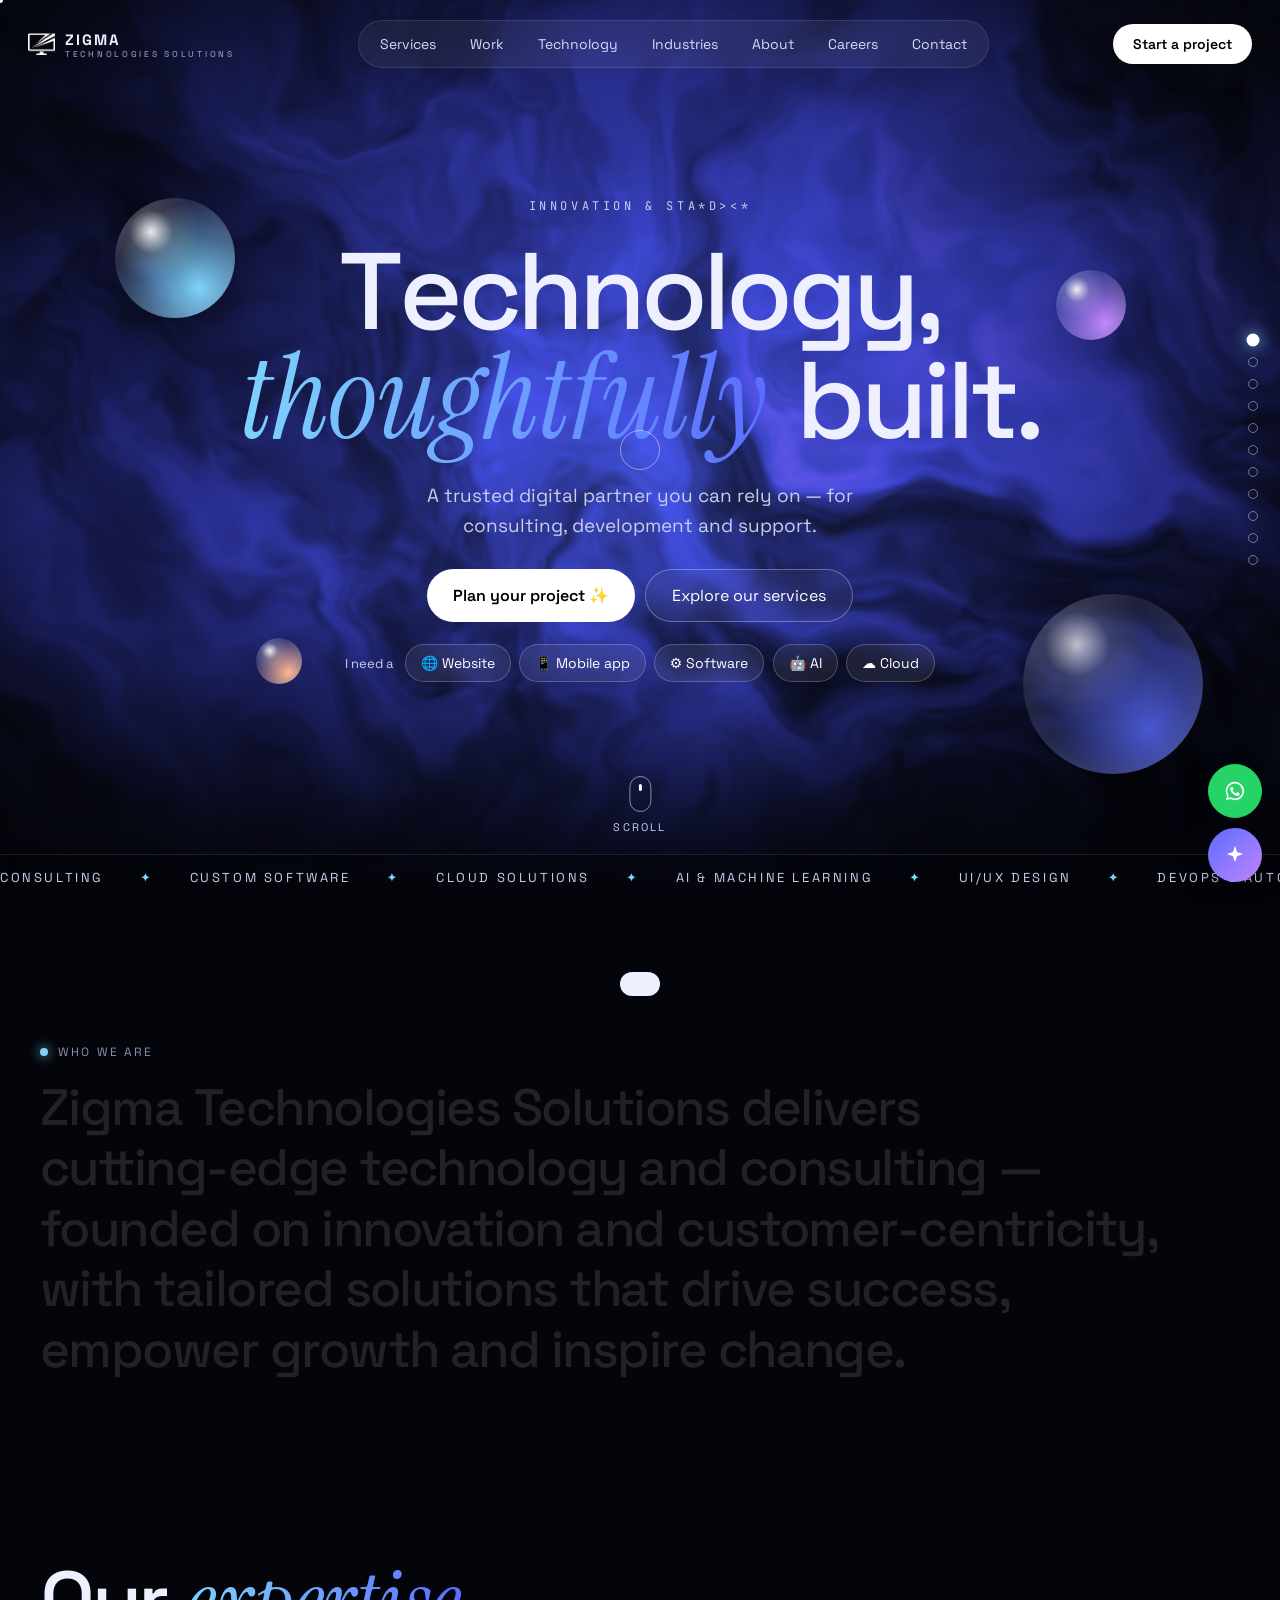
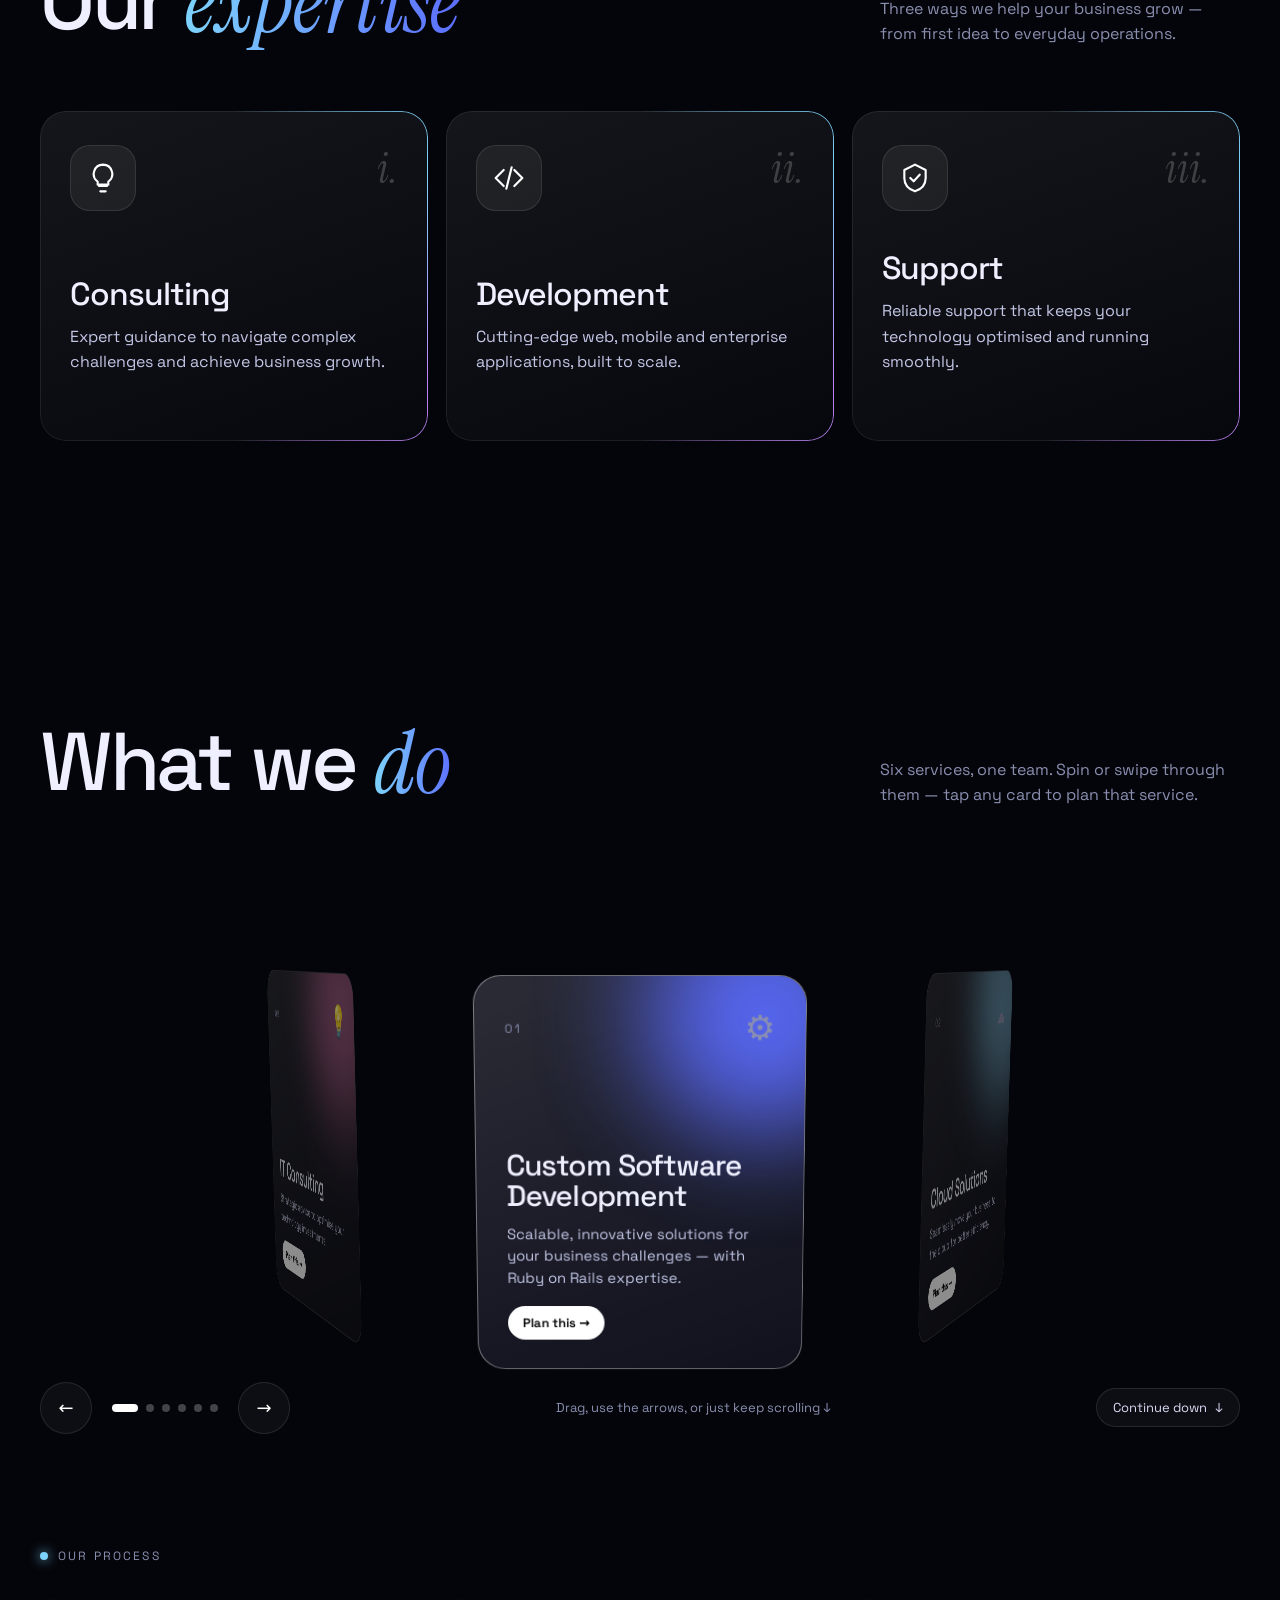
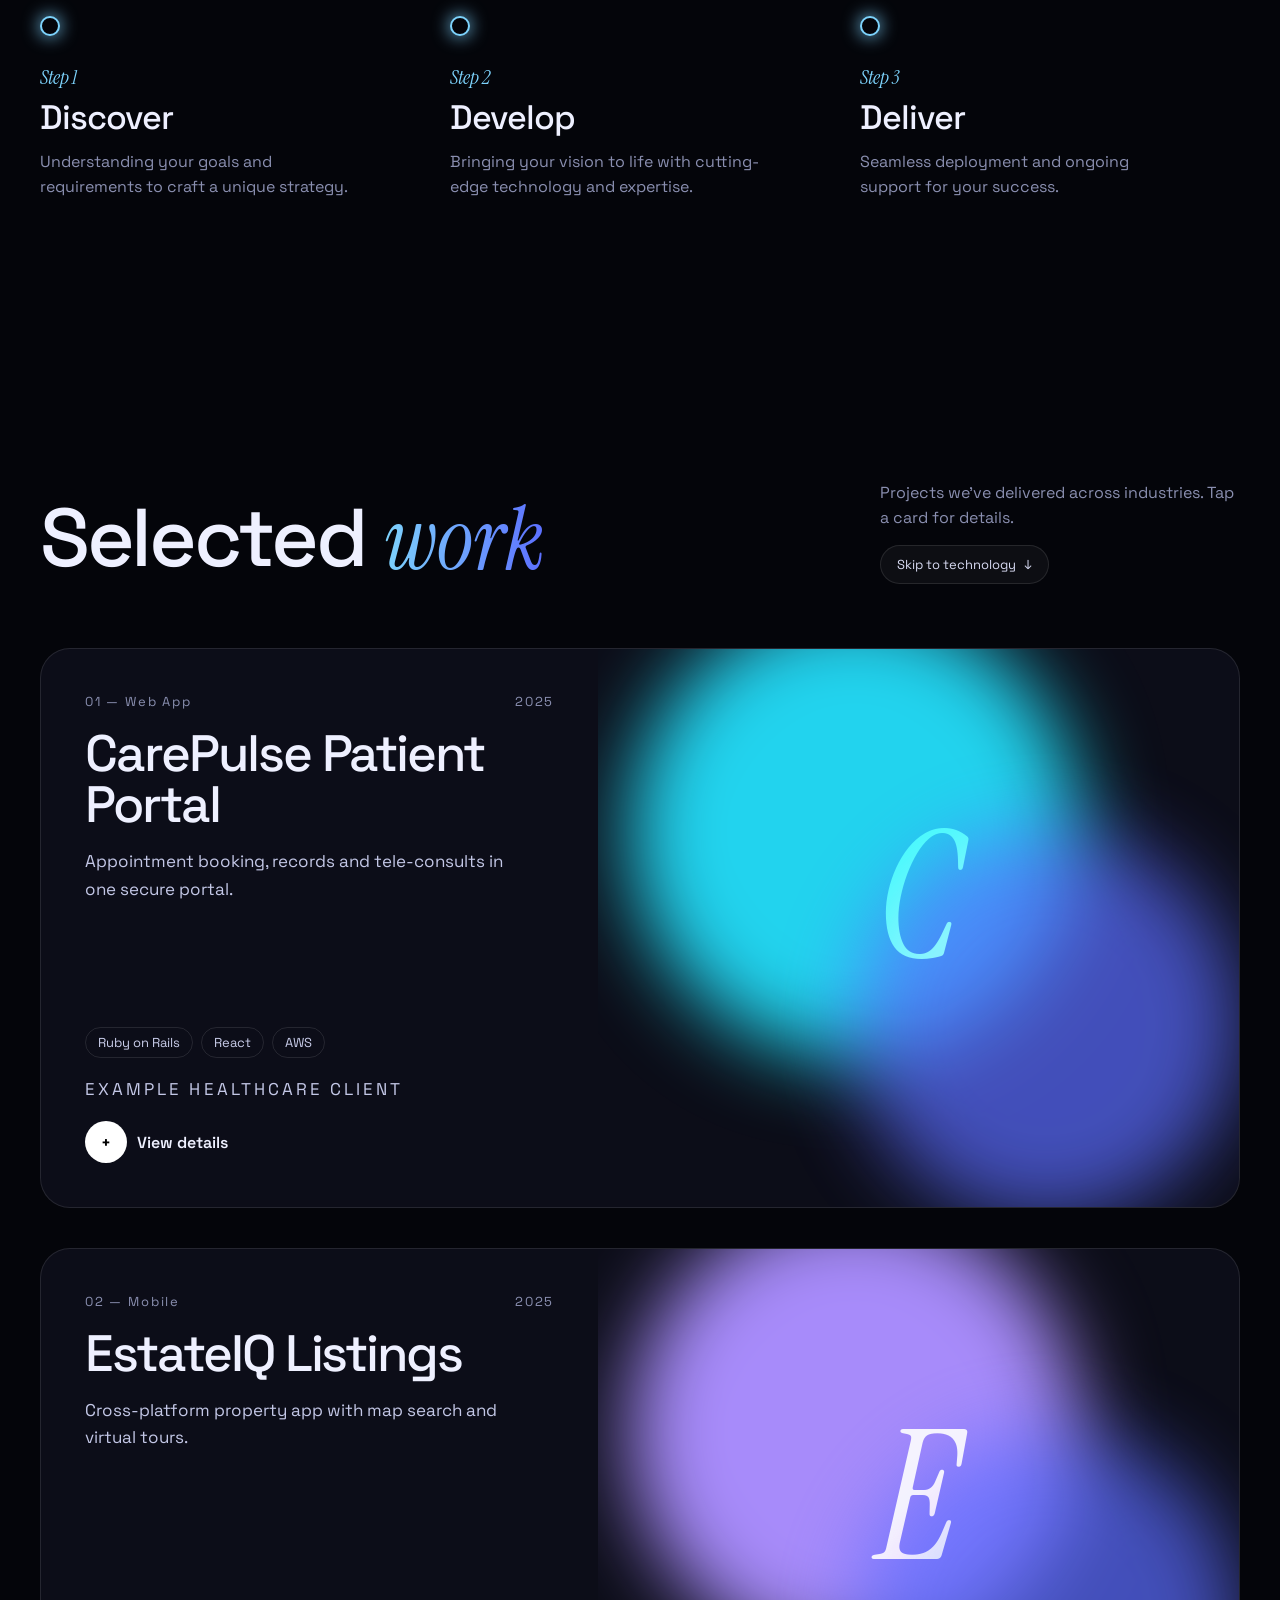
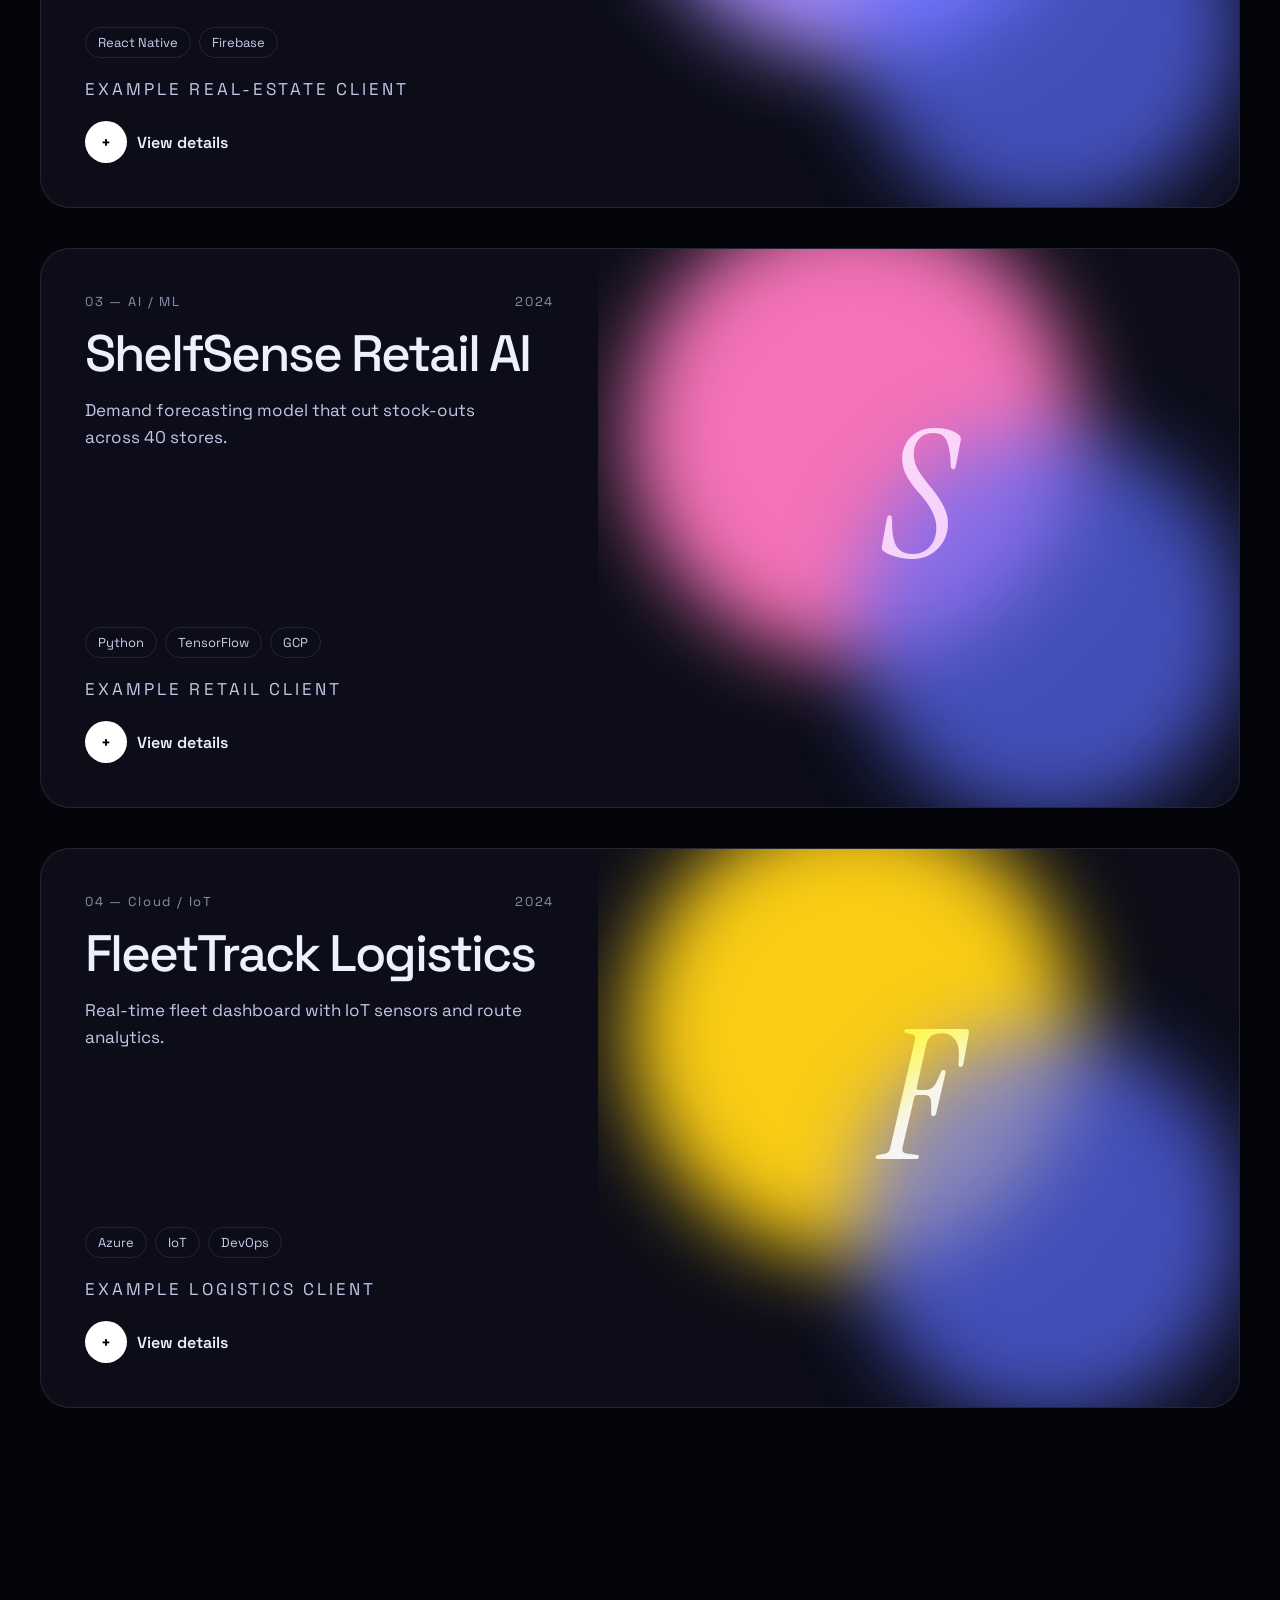
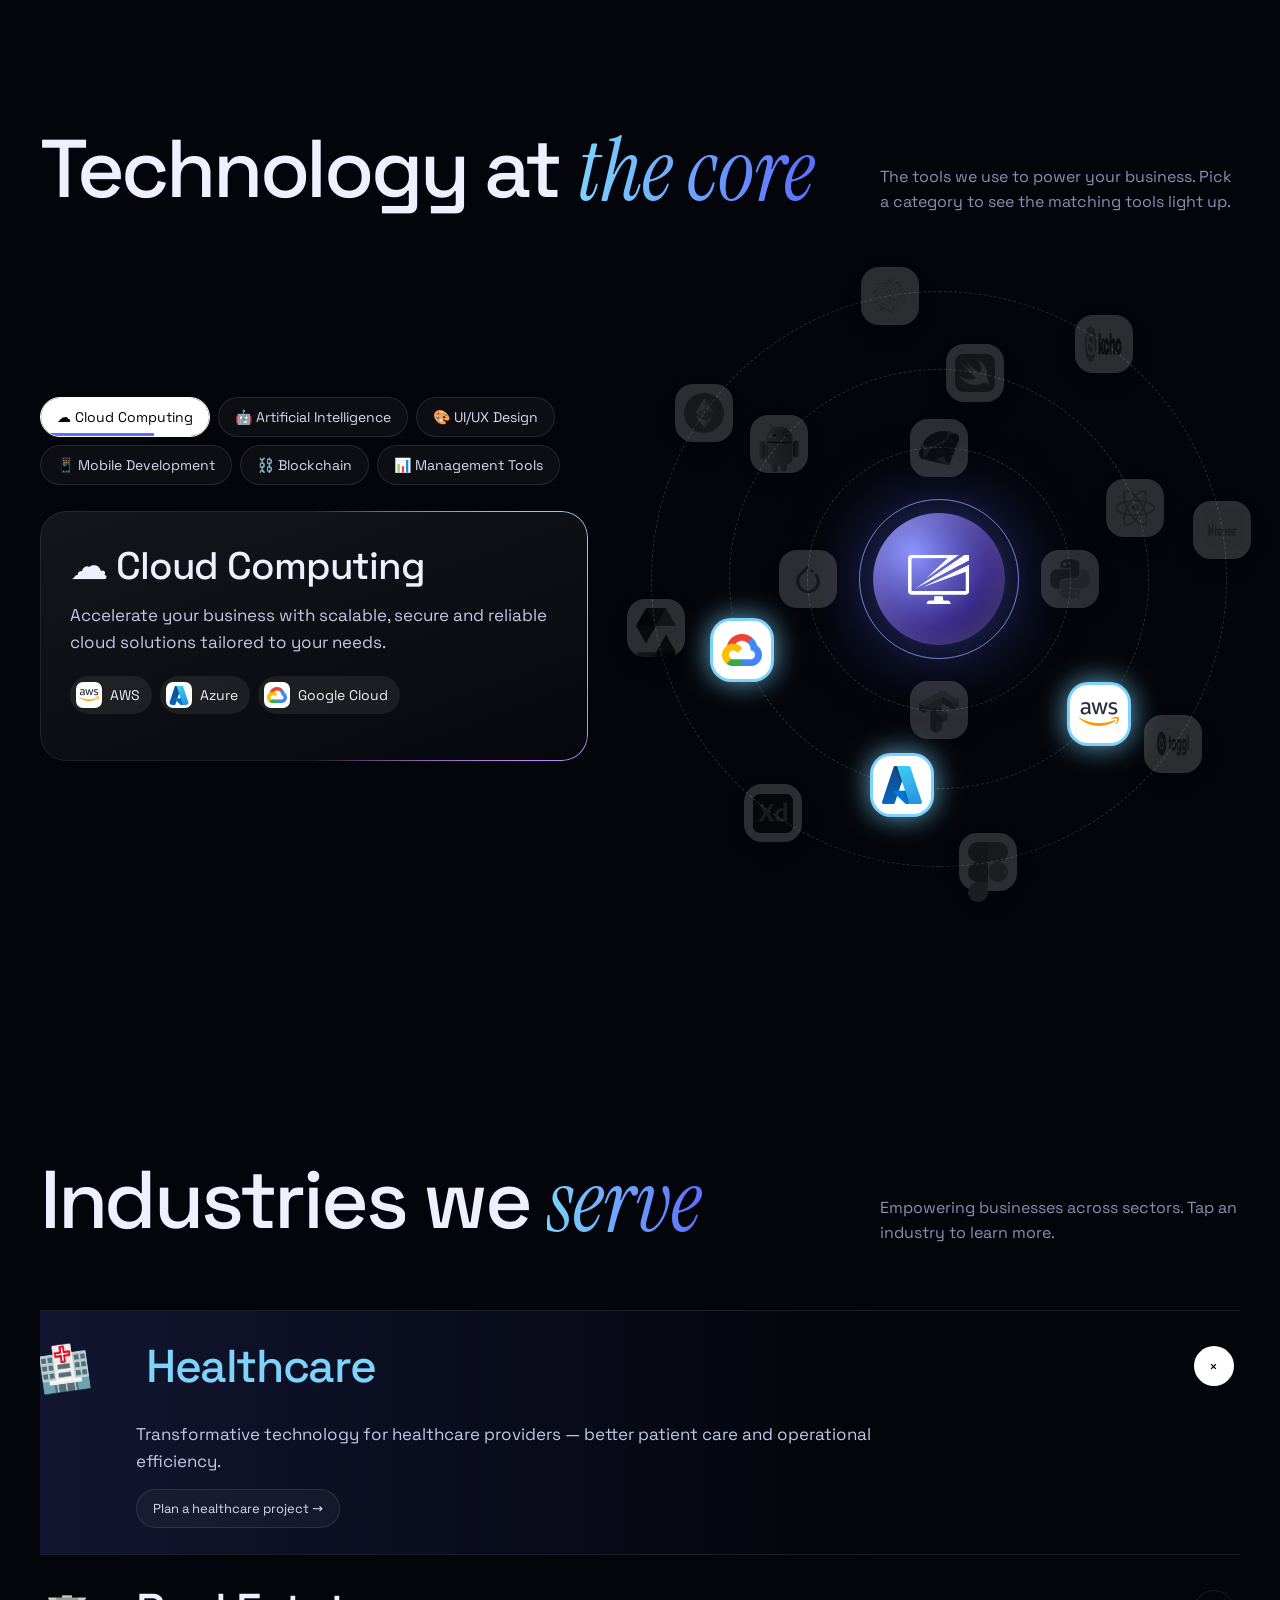
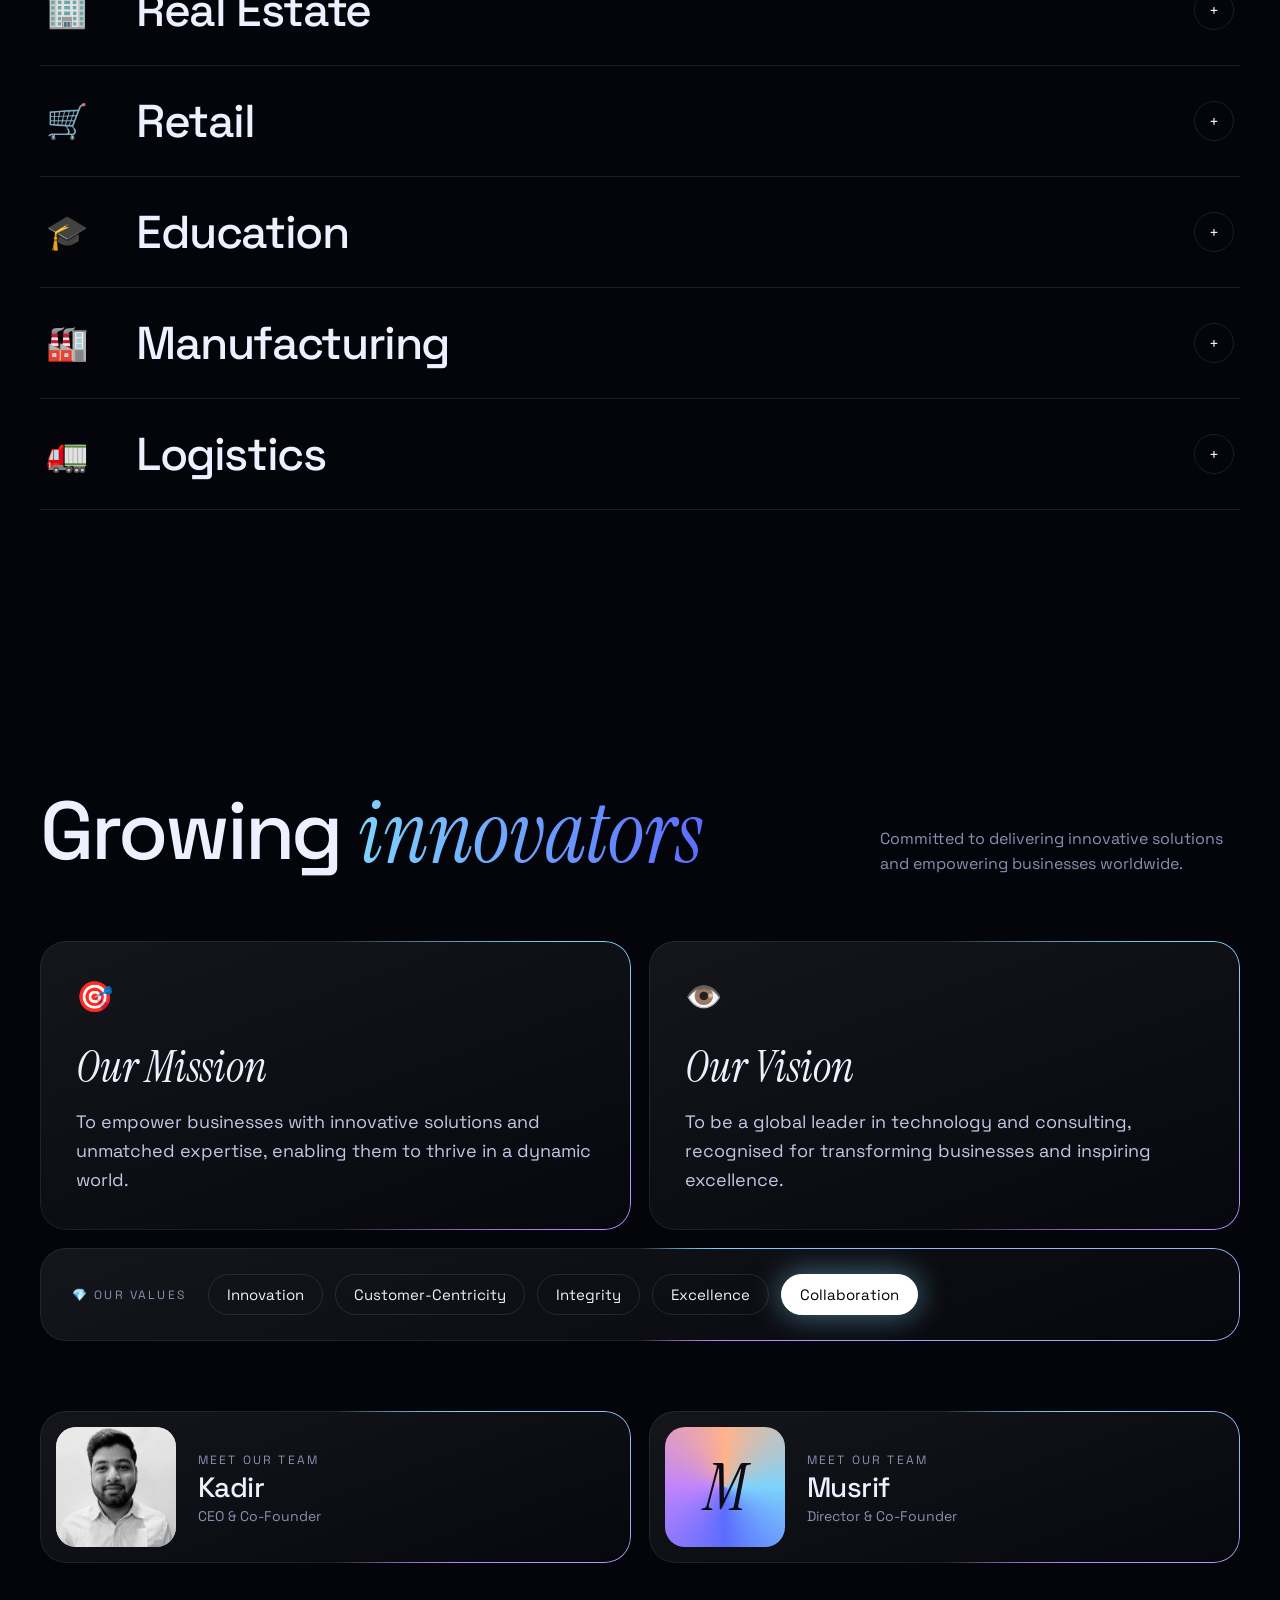
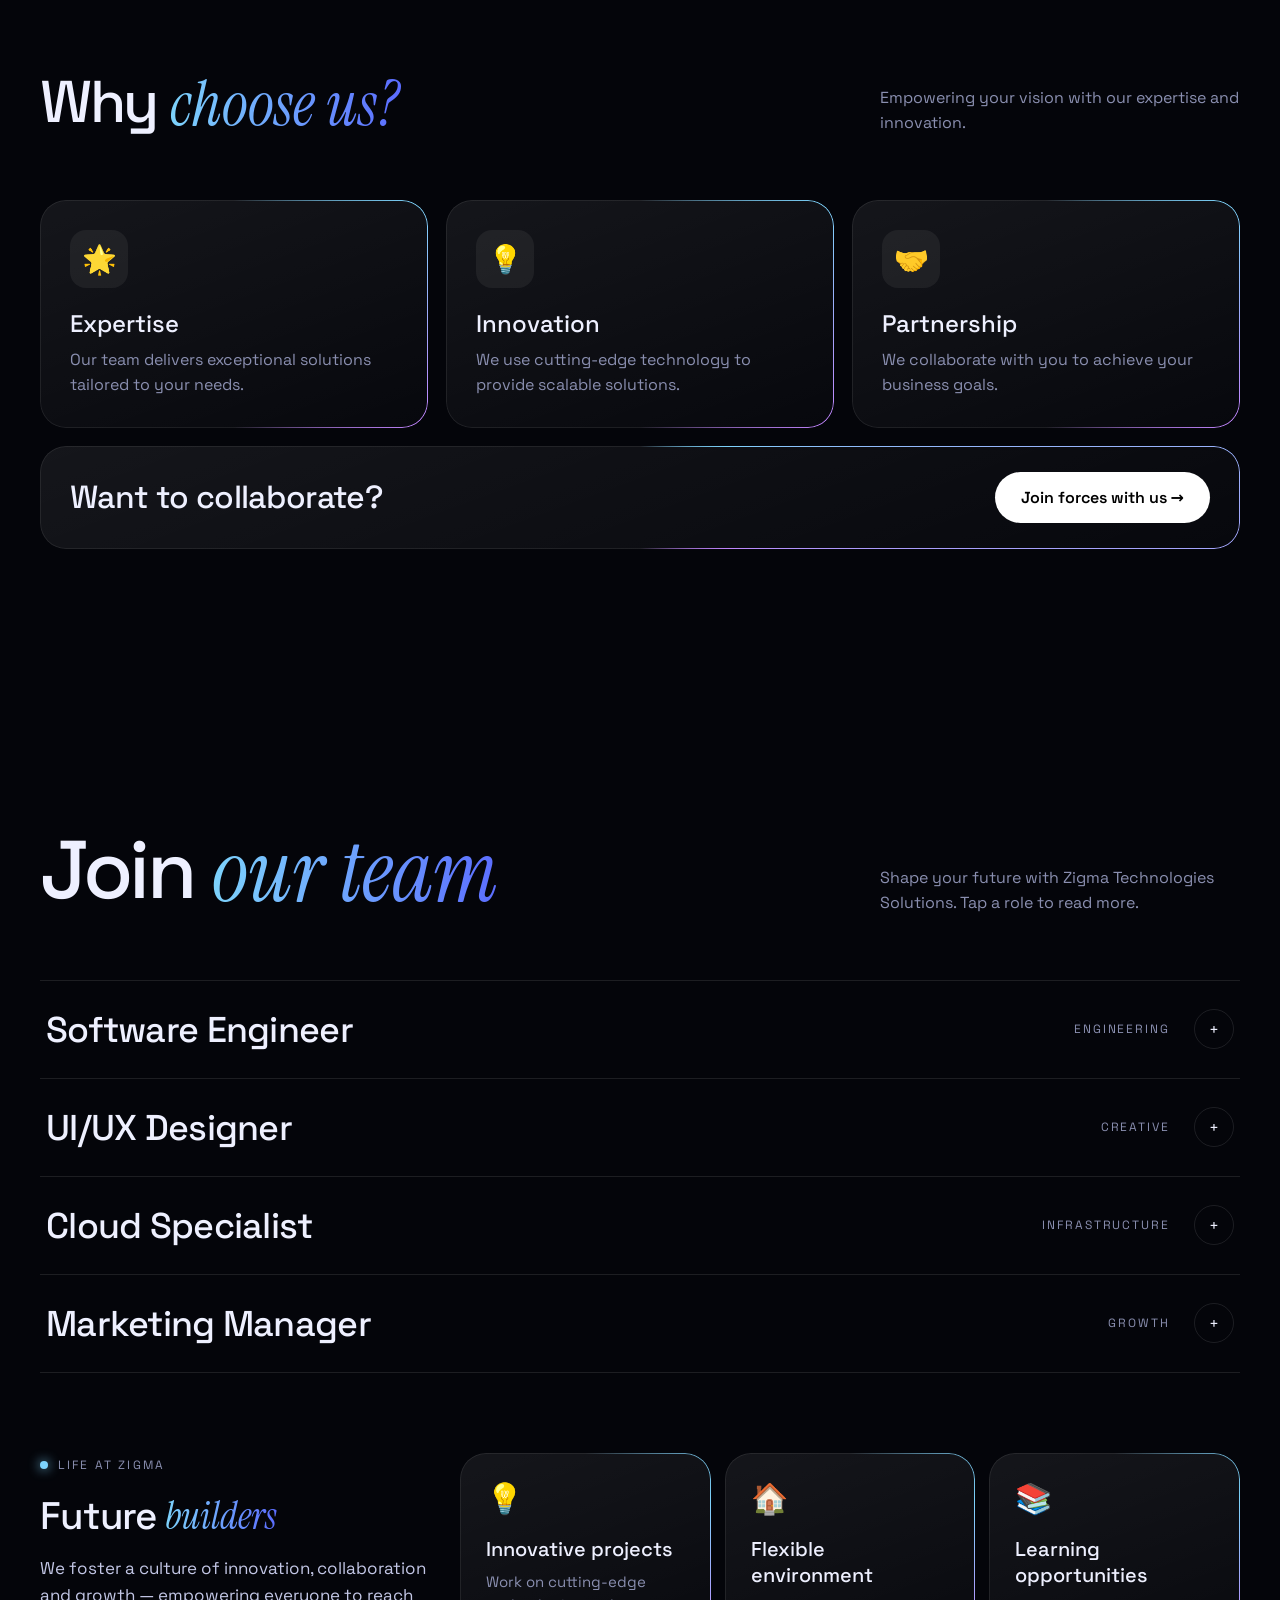
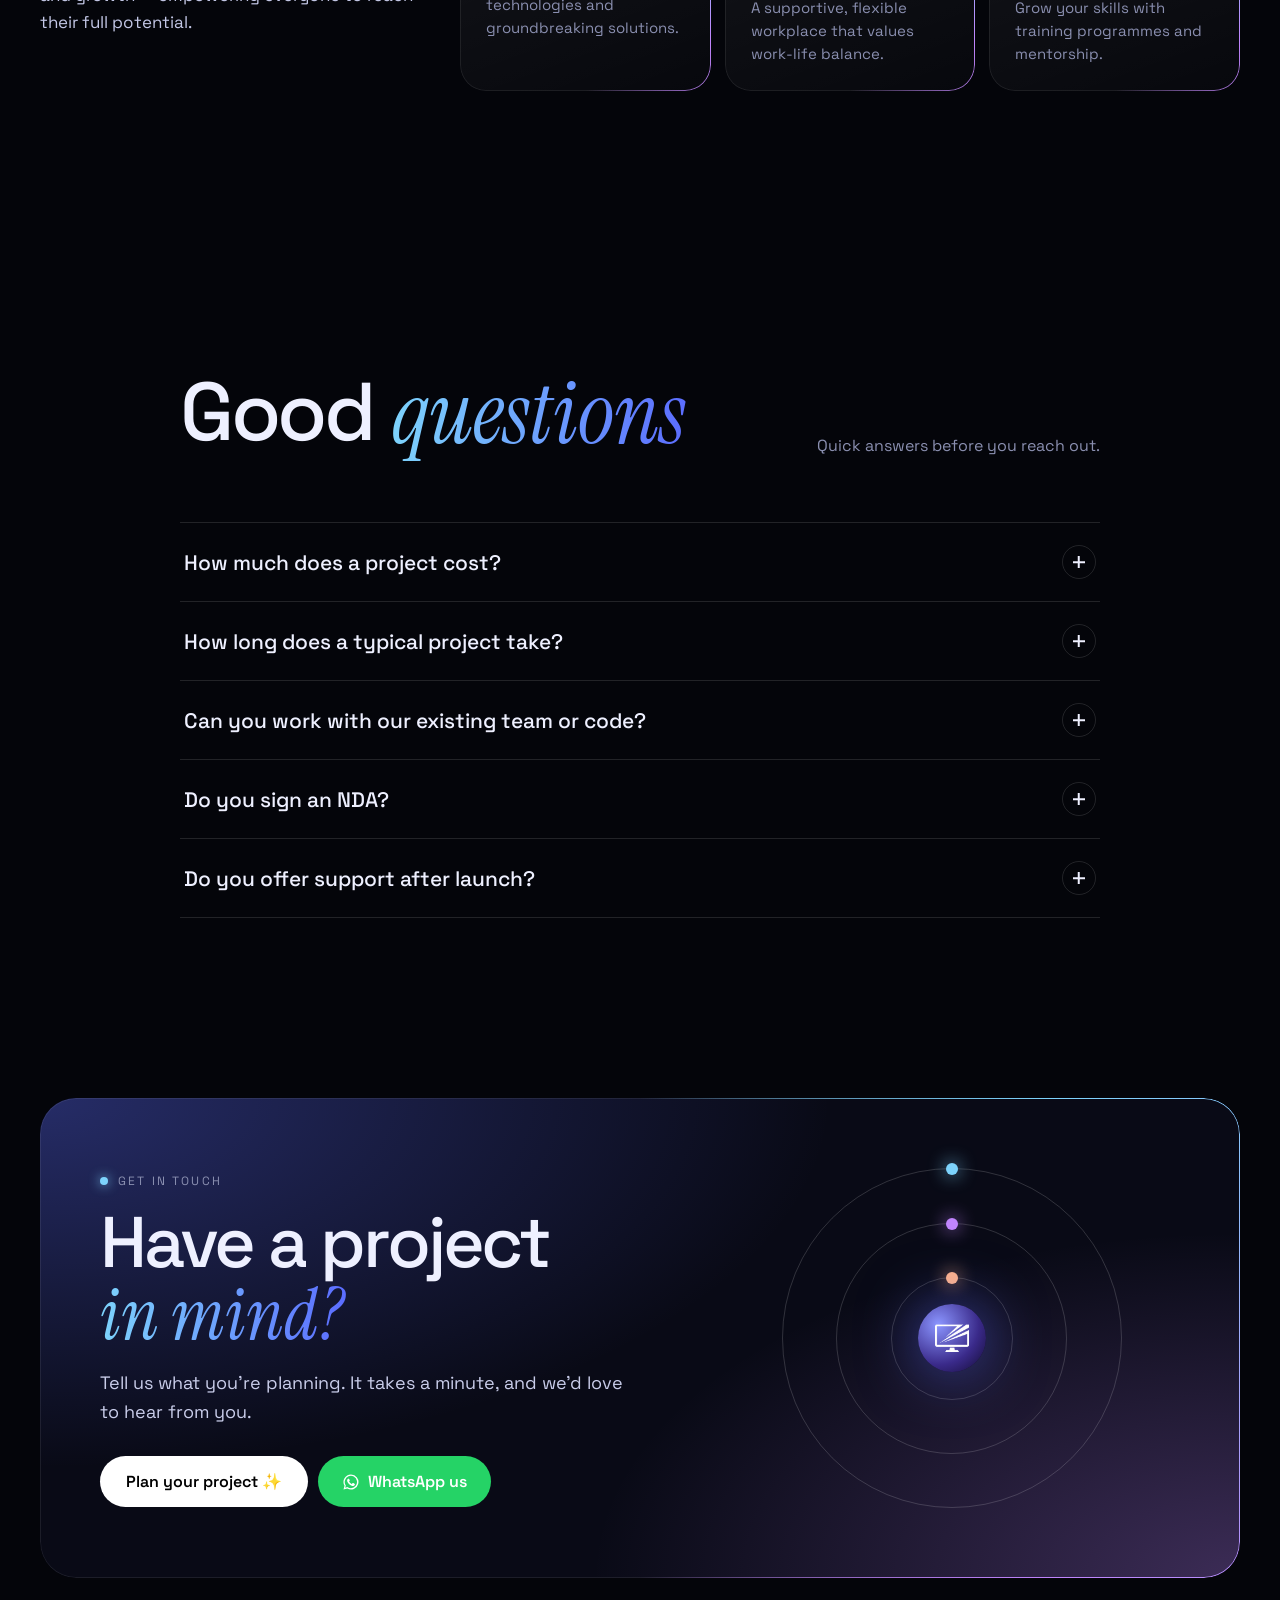
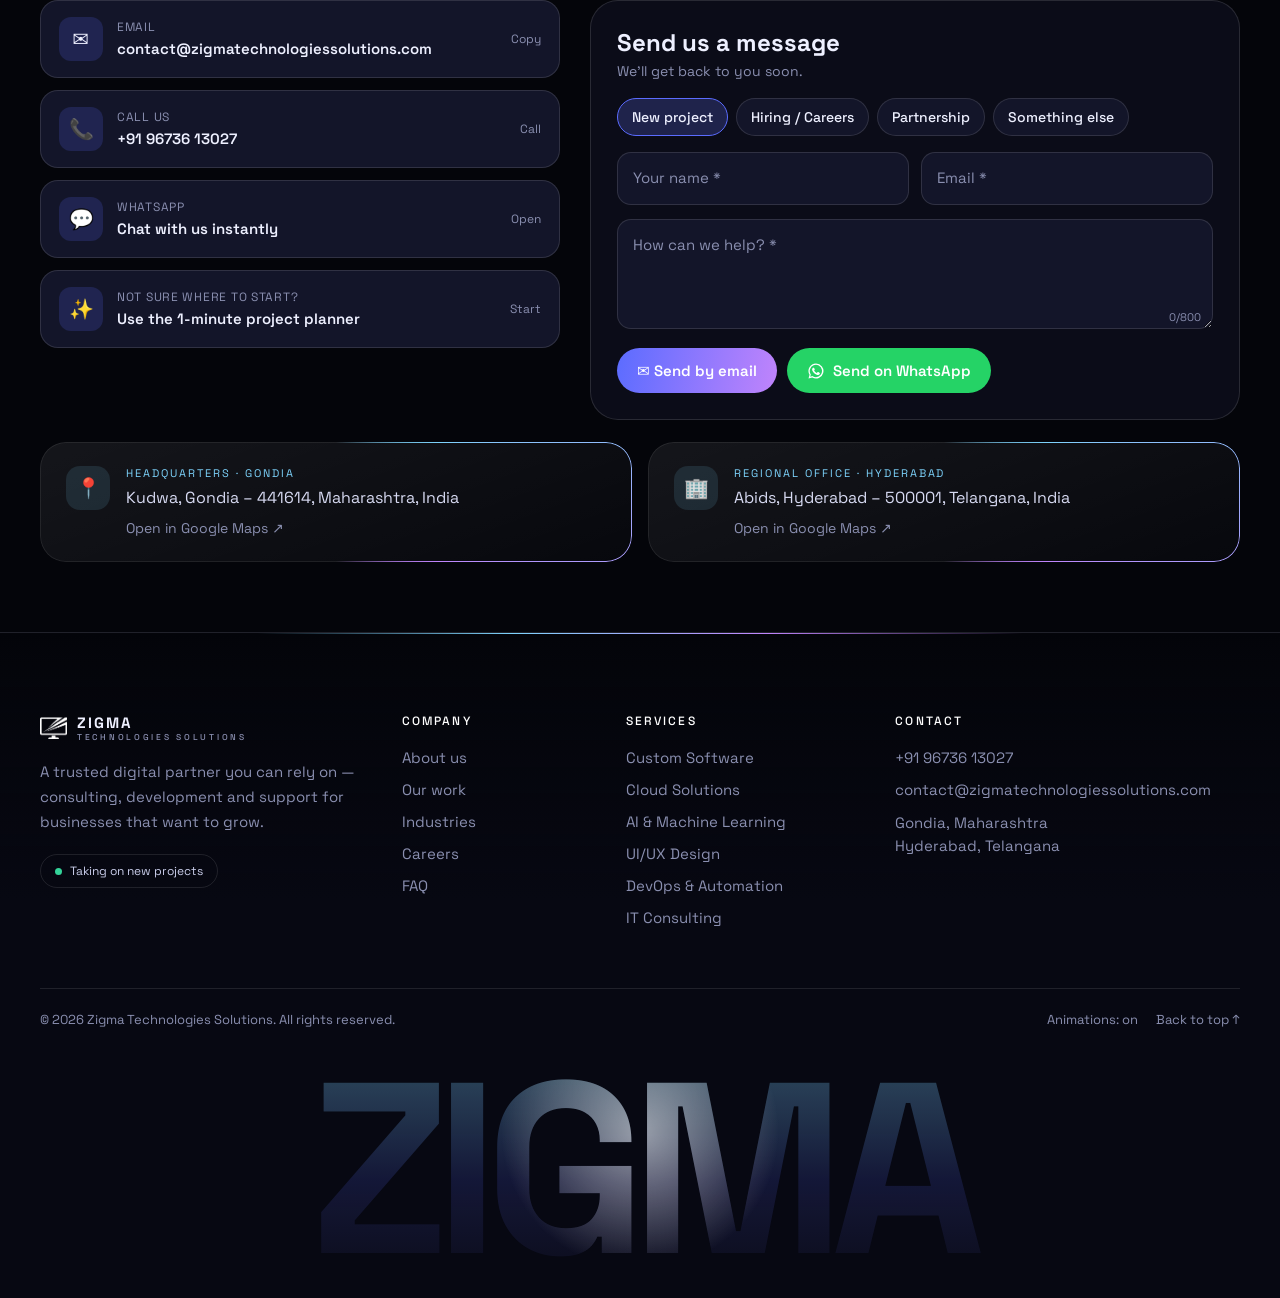
<file: index.html>
<!doctype html>
<html lang="en">
<head>
<meta charset="utf-8">
<meta name="viewport" content="width=device-width, initial-scale=1">
<title>Zigma Technologies Solutions — A Trusted Digital Partner</title>
<meta name="description" content="Zigma Technologies Solutions — consulting, custom software, cloud, AI & ML, UI/UX, DevOps and IT support. Gondia & Hyderabad, India. A trusted digital partner you can rely on.">
<link rel="icon" href="assets/logo-mark.png">
<link rel="stylesheet" href="assets/fonts.css">
<link rel="stylesheet" href="assets/zigma-ui.css">
<script src="assets/site-config.js"></script>
<style>
:root{
  --bg:#04050a; --text:#eef0ff; --mute:#8a8fb0; --line:rgba(255,255,255,.1); --glass:rgba(255,255,255,.04);
  --c1:#5b6cff; --c2:#c084fc; --c3:#ffb38a; --c4:#7dd3fc;
  --iri:linear-gradient(90deg,var(--c4),var(--c1),var(--c2),var(--c3));
  --sans:"Space Grotesk",system-ui,sans-serif; --serif:"Instrument Serif",Georgia,serif;
  --ui-bg:#0b0c18; --ui-bg2:#131529; --ui-fg:#eef0ff; --ui-mute:#8a8fb0; --ui-acc:#5b6cff; --ui-acc2:#c084fc; --ui-font:var(--sans); --ui-display:var(--sans); --ui-radius:28px;
}
@property --ang{syntax:"<angle>";initial-value:0deg;inherits:false}
*{box-sizing:border-box;margin:0;padding:0}
html{overflow-x:clip}
body{background:var(--bg);color:var(--text);font-family:var(--sans);overflow-x:clip;-webkit-font-smoothing:antialiased}
a{color:inherit;text-decoration:none}
button{font:inherit;color:inherit}
img{display:block;max-width:100%}
::selection{background:var(--c2);color:#000}
em,.serif{font-family:var(--serif);font-style:italic;font-weight:400;letter-spacing:0}
.iri{background:var(--iri);background-size:300% 100%;-webkit-background-clip:text;background-clip:text;color:transparent;animation:iri 8s ease-in-out infinite alternate;padding-right:.06em}
@keyframes iri{to{background-position:100% 0}}
@keyframes spin{to{transform:rotate(360deg)}}
.small{font-size:12px;letter-spacing:.18em;text-transform:uppercase;color:var(--mute)}
.wm{display:inline-block;overflow:hidden;vertical-align:top;padding-bottom:.1em;margin-bottom:-.1em}
.wi{display:inline-block}

/* ---------- starfield + cursor ---------- */
#stars{position:fixed;inset:0;width:100%;height:100%;z-index:-1;pointer-events:none}
.c-dot,.c-ring{position:fixed;left:0;top:0;pointer-events:none;z-index:1500;border-radius:50%;transform:translate(-50%,-50%)}
.c-dot{width:6px;height:6px;background:#fff}
.c-ring{width:40px;height:40px;border:1px solid rgba(255,255,255,.45);display:grid;place-items:center;transition:width .35s cubic-bezier(.2,.8,.2,1),height .35s cubic-bezier(.2,.8,.2,1),background .3s,border-color .3s}
.c-ring span{font-size:11px;font-weight:600;letter-spacing:.08em;text-transform:uppercase;color:#000;opacity:0;transition:opacity .2s}
.c-ring.hov{width:70px;height:70px;border-color:var(--c4);background:rgba(125,211,252,.08)}
.c-ring.lab{width:86px;height:86px;background:#fff;border-color:#fff}
.c-ring.lab span{opacity:1}
@media (hover:none),(pointer:coarse){.c-dot,.c-ring{display:none}}

/* ---------- preloader ---------- */
.loader{position:fixed;inset:0;z-index:2600;background:var(--bg);display:grid;place-items:center;clip-path:circle(150% at 50% 50%)}
.ld{position:relative;width:180px;height:180px}
.ld i{position:absolute;inset:0;border-radius:50%;border:1px solid rgba(255,255,255,.14)}
.ld i:nth-child(2){inset:26px}.ld i:nth-child(3){inset:52px}
.ld i::after{content:"";position:absolute;top:-4px;left:50%;width:8px;height:8px;border-radius:50%;background:var(--c4);box-shadow:0 0 14px var(--c4)}
.ld i:nth-child(1){animation:spin 2.4s linear infinite}
.ld i:nth-child(2){animation:spin 1.6s linear infinite reverse}.ld i:nth-child(2)::after{background:var(--c2);box-shadow:0 0 14px var(--c2)}
.ld i:nth-child(3){animation:spin 1s linear infinite}.ld i:nth-child(3)::after{background:var(--c3);box-shadow:0 0 14px var(--c3)}
.ld b{position:absolute;inset:0;display:grid;place-items:center;font-size:22px;font-weight:600;letter-spacing:-.02em}
.ld-word{position:absolute;bottom:14vh;left:0;right:0;text-align:center;font-size:12px;letter-spacing:.5em;color:var(--mute)}

/* ---------- nav ---------- */
nav{position:fixed;top:0;left:0;right:0;z-index:100;display:flex;justify-content:space-between;align-items:center;padding:20px 28px;transition:background .4s,padding .4s,transform .45s cubic-bezier(.2,.8,.2,1)}
nav.solid{background:rgba(4,5,10,.6);backdrop-filter:blur(14px);-webkit-backdrop-filter:blur(14px);padding:12px 28px;border-bottom:1px solid var(--line)}
nav.hide{transform:translateY(-110%)}
.logo{display:flex;align-items:center;gap:10px;font-weight:700;letter-spacing:.14em;font-size:15px}
.logo img{height:22px}
.logo small{display:block;font-size:8.5px;letter-spacing:.32em;color:var(--mute);font-weight:500}
.links{display:flex;gap:4px;padding:6px;border-radius:999px;background:rgba(255,255,255,.06);border:1px solid var(--line);backdrop-filter:blur(10px);-webkit-backdrop-filter:blur(10px)}
.links a{padding:8px 15px;border-radius:999px;font-size:14px;color:#d7daf2;transition:background .25s,color .25s}
.links a:hover{background:#fff;color:#000}
.links a.is-active{background:rgba(255,255,255,.14);color:#fff}
.cta-s{padding:11px 20px;border-radius:999px;background:#fff;color:#000;font-weight:600;font-size:14px;border:0;cursor:pointer}
.burger{display:none;background:rgba(255,255,255,.06);border:1px solid var(--line);color:#fff;border-radius:999px;padding:10px 18px;font-size:14px;cursor:pointer}
@media(max-width:1060px){
  .links{position:fixed;top:72px;left:14px;right:14px;flex-direction:column;border-radius:24px;padding:10px;background:rgba(10,10,22,.96);opacity:0;pointer-events:none;transform:translateY(-10px);transition:.3s}
  nav.open .links{opacity:1;pointer-events:auto;transform:none}
  .links a{font-size:18px;padding:14px 16px}
  .burger{display:block}.cta-s{display:none}
  nav{padding:16px 18px}nav.solid{padding:10px 18px}
}

/* ---------- side dots ---------- */
.sdots{position:fixed;right:22px;top:50%;transform:translateY(-50%);z-index:90;display:flex;flex-direction:column;gap:12px}
.sdots a{position:relative;width:10px;height:10px;border-radius:50%;border:1px solid rgba(255,255,255,.4);transition:.3s}
.sdots a.on{background:#fff;border-color:#fff;box-shadow:0 0 12px var(--c4);transform:scale(1.3)}
.sdots a span{position:absolute;right:20px;top:50%;transform:translate(6px,-50%);white-space:nowrap;font-size:12px;color:#fff;background:rgba(10,10,22,.85);padding:5px 10px;border-radius:8px;opacity:0;pointer-events:none;transition:.25s}
.sdots a:hover span{opacity:1;transform:translate(0,-50%)}
@media(max-width:1100px){.sdots{display:none}}

/* ---------- common ---------- */
section{position:relative;padding:140px 28px}
.wrap{max-width:1200px;margin:0 auto}
.h2{font-weight:500;font-size:clamp(40px,6.4vw,96px);line-height:1;letter-spacing:-.04em}
.h2 em{font-size:1.06em}
.head{display:flex;justify-content:space-between;align-items:flex-end;gap:30px;margin-bottom:64px;flex-wrap:wrap}
.head p{max-width:360px;color:var(--mute);line-height:1.6}
.kick{display:inline-flex;align-items:center;gap:10px;margin-bottom:18px}
.kick::before{content:"";width:8px;height:8px;border-radius:50%;background:var(--c4);box-shadow:0 0 12px var(--c4)}
.skip{display:inline-flex;align-items:center;gap:8px;padding:10px 16px;border-radius:999px;border:1px solid var(--line);background:var(--glass);font-size:13px;color:#d7daf2;cursor:pointer;transition:background .25s,color .25s}
.skip:hover{background:#fff;color:#000}
.skip i{display:inline-block;animation:bob 1.6s ease-in-out infinite;font-style:normal}
@keyframes bob{50%{transform:translateY(3px)}}
.gb{position:relative;border-radius:26px;background:linear-gradient(160deg,rgba(255,255,255,.07),rgba(255,255,255,.015));isolation:isolate}
.gb::before{content:"";position:absolute;inset:0;border-radius:inherit;padding:1px;background:conic-gradient(from var(--ang),rgba(255,255,255,.08) 0deg,var(--c4) 60deg,var(--c2) 120deg,rgba(255,255,255,.08) 180deg,rgba(255,255,255,.08) 360deg);
  -webkit-mask:linear-gradient(#000 0 0) content-box,linear-gradient(#000 0 0);-webkit-mask-composite:xor;mask-composite:exclude;animation:ang 6s linear infinite;z-index:-1;pointer-events:none}
@keyframes ang{to{--ang:360deg}}
@media(max-width:600px){section{padding:96px 18px}}

/* ---------- hero ---------- */
.hero{position:relative;height:100vh;height:100svh;min-height:660px;overflow:hidden;padding:0}
#gl{position:absolute;inset:0;width:100%;height:100%;display:block;background:radial-gradient(60% 60% at 30% 30%,#2b2f8a,transparent),radial-gradient(50% 50% at 75% 70%,#6b2a7a,transparent),#04050a}
.hero::after{content:"";position:absolute;inset:0;background:radial-gradient(ellipse at center,transparent 30%,rgba(4,5,10,.8) 100%),linear-gradient(transparent 70%,var(--bg));pointer-events:none}
.orb{position:absolute;border-radius:50%;z-index:1;pointer-events:none;
  background:radial-gradient(circle at 30% 28%,rgba(255,255,255,.9),rgba(255,255,255,.15) 18%,transparent 40%),radial-gradient(circle at 70% 75%,var(--oc),transparent 70%),rgba(255,255,255,.04);
  box-shadow:inset 0 0 30px rgba(255,255,255,.15),0 20px 60px rgba(0,0,0,.4)}
.orb.o1{width:120px;height:120px;left:9%;top:22%;--oc:#7dd3fc}
.orb.o2{width:70px;height:70px;right:12%;top:30%;--oc:#c084fc}
.orb.o3{width:180px;height:180px;right:6%;bottom:14%;--oc:#5b6cff;opacity:.8}
.orb.o4{width:46px;height:46px;left:20%;bottom:24%;--oc:#ffb38a}
@media(max-width:700px){.orb.o1{width:70px;height:70px;left:-10px;top:14%}.orb.o3{width:110px;height:110px;right:-30px;bottom:18%}.orb.o2{top:18%}.orb.o4{bottom:14%}}
.hero-c{position:absolute;inset:0;z-index:2;display:grid;place-items:center;text-align:center;padding:40px 20px 60px}
.hero h1{font-weight:500;font-size:clamp(46px,8.5vw,140px);line-height:.95;letter-spacing:-.045em}
.hero h1 em{font-size:1.08em}
.hero h1 .ch{display:inline-block}
#kicker{margin-bottom:26px;color:#c9cdea;font-family:"JetBrains Mono",monospace;letter-spacing:.3em}
.hero p.sub{margin:26px auto 0;max-width:500px;color:#c9cdea;font-size:clamp(16px,1.5vw,19px);line-height:1.6}
.hero-btns{display:flex;gap:10px;justify-content:center;margin-top:28px;flex-wrap:wrap}
.btn-w{display:inline-flex;align-items:center;gap:8px;padding:15px 26px;border-radius:999px;background:#fff;color:#000;font-weight:600;border:0;cursor:pointer;position:relative;overflow:hidden;isolation:isolate}
.btn-w::after{content:"";position:absolute;inset:0;background:var(--iri);opacity:0;transition:opacity .35s;z-index:-1}
.btn-w:hover::after{opacity:1}
.btn-g{display:inline-flex;align-items:center;gap:8px;padding:15px 26px;border-radius:999px;border:1px solid rgba(255,255,255,.3);color:#fff;background:rgba(255,255,255,.04);backdrop-filter:blur(8px);-webkit-backdrop-filter:blur(8px);transition:background .25s}
.btn-g:hover{background:rgba(255,255,255,.12)}
.quick{display:flex;flex-wrap:wrap;justify-content:center;gap:8px;margin-top:22px}
.quick span{font-size:13px;color:#c9cdea;align-self:center;margin-right:4px}
.quick button{font-size:14px;padding:9px 15px;border-radius:999px;border:1px solid rgba(255,255,255,.22);background:rgba(255,255,255,.07);backdrop-filter:blur(10px);-webkit-backdrop-filter:blur(10px);color:#fff;cursor:pointer;transition:background .25s,color .25s,translate .25s}
.quick button:hover{background:#fff;color:#000;translate:0 -2px}
.ticker{position:absolute;left:0;right:0;bottom:0;z-index:3;border-top:1px solid rgba(255,255,255,.1);background:rgba(4,5,10,.35);backdrop-filter:blur(8px);-webkit-backdrop-filter:blur(8px);overflow:hidden;padding:14px 0}
.ticker .tt{display:flex;gap:36px;width:max-content;animation:tick 40s linear infinite;font-size:13px;letter-spacing:.2em;text-transform:uppercase;color:#c9cdea;white-space:nowrap}
.ticker .tt b{color:var(--c4);font-weight:400}
@keyframes tick{to{transform:translateX(-50%)}}
.scroll-cue{position:absolute;left:50%;bottom:66px;z-index:3;transform:translateX(-50%);display:flex;flex-direction:column;align-items:center;gap:8px;font-size:11px;letter-spacing:.2em;color:#c9cdea;background:none;border:0;cursor:pointer}
.scroll-cue i{width:22px;height:36px;border:1.5px solid rgba(255,255,255,.5);border-radius:14px;position:relative}
.scroll-cue i::after{content:"";position:absolute;left:50%;top:7px;width:3px;height:7px;border-radius:3px;background:#fff;transform:translateX(-50%);animation:cue 1.8s infinite}
@keyframes cue{to{transform:translate(-50%,12px);opacity:0}}
@media(max-height:800px),(max-width:600px){.scroll-cue{display:none}}

/* ---------- statement ---------- */
.statement{font-size:clamp(26px,4vw,58px);line-height:1.18;letter-spacing:-.03em;font-weight:500;max-width:1120px}
.statement .w{opacity:.12;display:inline-block}

/* ---------- pillars ---------- */
.pillars{display:grid;grid-template-columns:repeat(3,1fr);gap:18px;perspective:1200px}
.pil{padding:34px 30px 32px;min-height:330px;display:flex;flex-direction:column;justify-content:space-between;cursor:pointer}
.pil .ic{width:66px;height:66px;border-radius:20px;display:grid;place-items:center;background:rgba(255,255,255,.06);border:1px solid var(--line)}
.pil .ic svg{width:32px;height:32px;fill:none;stroke:#fff;stroke-width:1.6;stroke-linecap:round;stroke-linejoin:round}
.pil .ic svg *{stroke-dasharray:120;stroke-dashoffset:120}
.pil.drawn .ic svg *{transition:stroke-dashoffset 1.6s cubic-bezier(.2,.8,.2,1);stroke-dashoffset:0}
.pil .n{position:absolute;top:30px;right:30px;font-family:var(--serif);font-style:italic;font-size:42px;color:rgba(255,255,255,.2)}
.pil h3{font-size:32px;font-weight:500;letter-spacing:-.03em;margin:28px 0 10px}
.pil p{color:#c3c7e6;line-height:1.6}
.pil .more{display:inline-block;margin-top:16px;font-size:13px;font-weight:600;color:var(--c4);opacity:0;translate:-6px 0;transition:opacity .3s,translate .3s}
.pil:hover .more{opacity:1;translate:0 0}
@media (hover:none){.pil .more{opacity:1;translate:0 0}}
.pil .glow{position:absolute;inset:0;border-radius:inherit;pointer-events:none;background:radial-gradient(380px circle at var(--mx,50%) var(--my,50%),rgba(125,211,252,.14),transparent 45%);opacity:0;transition:opacity .3s}
.pil:hover .glow{opacity:1}
@media(max-width:900px){.pillars{grid-template-columns:1fr}.pil{min-height:0}}

/* ---------- services ring ---------- */
.svc-sec{overflow:hidden}
.ring-ui{display:flex;justify-content:space-between;align-items:center;gap:16px;margin-top:10px;flex-wrap:wrap}
.arrows{display:flex;gap:10px;align-items:center}
.arr{width:52px;height:52px;border-radius:50%;border:1px solid var(--line);background:var(--glass);color:#fff;font-size:18px;cursor:pointer;transition:background .25s,color .25s,transform .2s}
.arr:hover{background:#fff;color:#000}
.arr:active{transform:scale(.92)}
.rdots{display:flex;gap:8px;margin:0 10px}
.rdots button{width:8px;height:8px;border-radius:999px;border:0;background:rgba(255,255,255,.25);cursor:pointer;transition:width .35s,background .35s;padding:0}
.rdots button.on{width:26px;background:#fff}
.drag-hint{font-size:13px;color:var(--mute)}
.scene{perspective:1400px;height:500px;display:grid;place-items:center;margin-top:10px;cursor:grab;touch-action:pan-y;user-select:none;-webkit-user-select:none}
.scene.dragging{cursor:grabbing}
.carousel{position:relative;width:330px;height:400px;transform-style:preserve-3d}
.sv{position:absolute;inset:0;border-radius:28px;padding:30px;display:flex;flex-direction:column;justify-content:space-between;backface-visibility:hidden;-webkit-backface-visibility:hidden;
  background:linear-gradient(160deg,rgba(255,255,255,.13),rgba(255,255,255,.02)),#0b0c18;border:1px solid rgba(255,255,255,.16);overflow:hidden;transition:filter .5s,border-color .5s}
.sv::before{content:"";position:absolute;width:240px;height:240px;border-radius:50%;filter:blur(55px);opacity:.6;right:-80px;top:-80px;background:var(--g);transition:opacity .5s}
.sv.front{border-color:rgba(255,255,255,.4)}
.sv.front::before{opacity:.95}
.sv:not(.front){filter:brightness(.55) saturate(.8)}
.sv .k{font-size:12px;letter-spacing:.2em;color:var(--mute);position:relative;display:flex;justify-content:space-between;align-items:center}
.sv .em{font-size:34px;letter-spacing:0}
.sv h3{font-size:30px;font-weight:500;letter-spacing:-.03em;line-height:1.05;position:relative}
.sv p{color:#c3c7e6;line-height:1.5;font-size:15px;position:relative;margin-top:12px}
.sv .pl{position:relative;display:inline-block;margin-top:18px;font-size:13px;font-weight:600;padding:9px 15px;border-radius:999px;background:#fff;color:#000}
@media(max-width:860px){
  .scene{perspective:none;height:auto;display:block;cursor:auto;touch-action:auto}
  .carousel{width:100%;max-width:100%;min-width:0;height:auto;display:flex;gap:14px;overflow-x:auto;scroll-snap-type:x mandatory;transform:none!important;padding:4px 18px 16px;margin:0;scrollbar-width:none}
  .carousel::-webkit-scrollbar{display:none}
  .sv{position:relative;inset:auto;transform:none!important;flex:0 0 82%;min-height:340px;scroll-snap-align:center;filter:none!important}
  .drag-hint{display:none}
}
/* process */
.proc{margin-top:110px;position:relative}
.proc svg.path{position:absolute;left:0;top:44px;width:100%;height:60px;overflow:visible}
.proc svg.path path{fill:none;stroke:url(#pg);stroke-width:2;stroke-linecap:round}
.psteps{display:grid;grid-template-columns:repeat(3,1fr);gap:30px;position:relative}
.ps .dot{display:block;width:20px;height:20px;border-radius:50%;background:var(--bg);border:2px solid var(--c4);box-shadow:0 0 18px var(--c4);margin:34px 0 28px}
.ps b{font-family:var(--serif);font-style:italic;font-weight:400;font-size:20px;color:var(--c4)}
.ps h4{font-size:34px;font-weight:500;letter-spacing:-.03em;margin:6px 0 10px}
.ps p{color:var(--mute);line-height:1.6;max-width:32ch}
@media(max-width:760px){.psteps{grid-template-columns:1fr}.proc svg.path{display:none}.ps .dot{margin:10px 0 18px}}

/* ---------- work ---------- */
.stackwrap{position:relative;perspective:1400px}
.wcard{position:sticky;top:110px;margin-bottom:40px;border-radius:30px;overflow:hidden;border:1px solid var(--line);background:#0c0d18;display:grid;grid-template-columns:1fr 1.15fr;min-height:min(70vh,560px);transform-origin:center top;cursor:pointer}
.wcard .txt{padding:44px;display:flex;flex-direction:column;justify-content:space-between;gap:30px}
.wcard .idx{font-size:13px;color:var(--mute);letter-spacing:.14em;display:flex;justify-content:space-between}
.wcard h3{font-size:clamp(32px,4vw,58px);font-weight:500;letter-spacing:-.04em;line-height:1;margin:18px 0}
.wcard p{color:#c3c7e6;line-height:1.6;font-size:17px;max-width:40ch}
.wcard .tags{display:flex;flex-wrap:wrap;gap:8px}
.wcard .tags span{padding:6px 12px;border-radius:999px;border:1px solid var(--line);font-size:13px;color:#c9cdea}
.wcard .go{display:inline-flex;align-items:center;gap:10px;margin-top:18px;font-weight:600}
.wcard .go b{width:42px;height:42px;border-radius:50%;background:#fff;color:#000;display:grid;place-items:center;transition:transform .4s}
.wcard:hover .go b{transform:rotate(90deg)}
.wcard .pic{position:relative;overflow:hidden}
.wcard .pic > *{position:absolute;left:0;top:-8%;width:100%;height:116%;object-fit:cover}
.blob{overflow:hidden}
.blob i{position:absolute;border-radius:50%;filter:blur(40px)}
.blob i:nth-child(1){width:70%;height:70%;left:5%;top:5%;background:var(--pc);animation:bl 9s ease-in-out infinite alternate}
.blob i:nth-child(2){width:60%;height:60%;right:0;bottom:0;background:#5b6cff;opacity:.7;animation:bl 11s ease-in-out infinite alternate-reverse}
.blob b{position:absolute;inset:0;display:grid;place-items:center;font-family:var(--serif);font-style:italic;font-weight:400;font-size:clamp(90px,14vw,200px);color:rgba(255,255,255,.9);mix-blend-mode:overlay}
@keyframes bl{to{transform:translate(20%,15%) scale(1.2)}}
@media(max-width:860px){.wcard{grid-template-columns:1fr;top:84px;min-height:0}.wcard .pic{aspect-ratio:16/10;order:-1}.wcard .txt{padding:26px}}

/* ---------- tech universe ---------- */
.tech{display:grid;grid-template-columns:1fr 1.1fr;gap:50px;align-items:center}
@media(max-width:960px){.tech{grid-template-columns:1fr}}
.tabs{display:flex;flex-wrap:wrap;gap:8px;margin-bottom:26px}
.tab{padding:10px 16px;border-radius:999px;border:1px solid var(--line);background:var(--glass);font-size:14px;cursor:pointer;color:#d7daf2;position:relative;overflow:hidden;isolation:isolate;transition:color .3s,border-color .3s}
.tab.on{color:#000;border-color:#fff}
.tab.on::before{content:"";position:absolute;inset:0;background:#fff;z-index:-1}
.tab .bar{position:absolute;left:0;bottom:0;height:3px;width:100%;background:var(--c1);transform-origin:left;transform:scaleX(0)}
.tinfo{padding:30px;min-height:250px}
.tinfo h3{font-size:clamp(28px,3vw,40px);font-weight:500;letter-spacing:-.03em;margin-bottom:12px}
.tinfo p{color:#c3c7e6;line-height:1.6;font-size:17px;margin-bottom:20px}
.tinfo .tl{display:flex;flex-wrap:wrap;gap:8px}
.tinfo .tl span{display:inline-flex;align-items:center;gap:8px;padding:6px 12px 6px 6px;border-radius:999px;background:rgba(255,255,255,.07);font-size:14px}
.tinfo .tl img{width:26px;height:26px;object-fit:contain;border-radius:7px;background:#fff;padding:3px}
.orbits{position:relative;width:min(600px,100%);aspect-ratio:1;margin:0 auto}
.orb-ring{position:absolute;border-radius:50%;border:1px dashed rgba(255,255,255,.16);left:50%;top:50%;transform:translate(-50%,-50%)}
.orb-ring .rot{position:absolute;inset:0;animation:spin var(--d) linear infinite}
.orb-ring.r2 .rot{animation-direction:reverse}
.orbits:hover .rot,.orbits:hover .it a{animation-play-state:paused}
.orb-ring .it{position:absolute;width:0;height:0}
.orb-ring .it a{position:absolute;left:0;top:0;width:58px;height:58px;margin:-29px 0 0 -29px;border-radius:18px;background:#fff;display:grid;place-items:center;padding:9px;box-shadow:0 8px 24px rgba(0,0,0,.4);animation:spin var(--d) linear infinite reverse;transition:opacity .4s,filter .4s,box-shadow .4s}
.orb-ring.r2 .it a{animation-direction:normal}
.orb-ring .it a img{width:100%;height:100%;object-fit:contain;transition:transform .4s}
.orb-ring .it a:hover img{transform:scale(1.15)}
.orb-ring .it a span{position:absolute;top:calc(100% + 8px);left:50%;transform:translateX(-50%);white-space:nowrap;font-size:12px;color:#fff;background:rgba(10,10,22,.9);padding:4px 9px;border-radius:7px;opacity:0;pointer-events:none;transition:opacity .2s}
.orb-ring .it a:hover span{opacity:1}
.orbits.filtered .it a:not(.on){opacity:.16;filter:grayscale(1)}
.orbits.filtered .it a.on{box-shadow:0 0 0 3px var(--c4),0 0 30px var(--c4)}
.core{position:absolute;left:50%;top:50%;transform:translate(-50%,-50%);width:22%;aspect-ratio:1;border-radius:50%;display:grid;place-items:center;
  background:radial-gradient(circle at 30% 30%,#8b95ff,#3a2a8a 60%,#120a30);box-shadow:0 0 80px #5b6cff88,inset 0 0 30px #fff3}
.core::before,.core::after{content:"";position:absolute;inset:-14px;border-radius:50%;border:1px solid rgba(139,149,255,.5);animation:pulse 3s ease-out infinite}
.core::after{animation-delay:1.5s}
@keyframes pulse{from{transform:scale(.8);opacity:1}to{transform:scale(1.7);opacity:0}}
.core img{width:46%}
@media(max-width:600px){.orb-ring .it a{width:40px;height:40px;margin:-20px 0 0 -20px;border-radius:12px;padding:6px}}

/* ---------- industries ---------- */
.inds{border-top:1px solid var(--line)}
.ind{border-bottom:1px solid var(--line);position:relative;overflow:hidden;isolation:isolate}
.ind button.row{width:100%;display:grid;grid-template-columns:70px 1fr auto;align-items:center;gap:20px;padding:26px 6px;background:none;border:0;cursor:pointer;text-align:left}
.ind .e{font-size:34px;transition:transform .5s cubic-bezier(.2,.9,.3,1.6)}
.ind h3{font-size:clamp(26px,3.6vw,48px);font-weight:500;letter-spacing:-.03em;transition:transform .5s cubic-bezier(.2,.8,.2,1),color .3s}
.ind .pm{width:40px;height:40px;border-radius:50%;border:1px solid var(--line);display:grid;place-items:center;transition:transform .4s,background .3s,color .3s}
.ind .body{display:grid;grid-template-rows:0fr;transition:grid-template-rows .5s cubic-bezier(.2,.8,.2,1)}
.ind .body > div{overflow:hidden;padding-left:96px}
.ind .body p{padding:0 6px 14px 0;color:#c3c7e6;line-height:1.6;font-size:17px;max-width:70ch}
.ind .body .skip{margin-bottom:26px}
.ind.open .body{grid-template-rows:1fr}
.ind.open .pm,.ind:hover .pm{background:#fff;color:#000}
.ind.open .pm{transform:rotate(45deg)}
.ind:hover .e,.ind.open .e{transform:scale(1.25) rotate(-8deg)}
.ind:hover h3,.ind.open h3{transform:translateX(10px);color:var(--c4)}
.ind::before{content:"";position:absolute;inset:0;background:linear-gradient(90deg,rgba(91,108,255,.16),transparent 70%);transform:scaleX(0);transform-origin:left;transition:transform .5s cubic-bezier(.2,.8,.2,1);z-index:-1}
.ind:hover::before,.ind.open::before{transform:none}
@media(max-width:600px){.ind button.row{grid-template-columns:44px 1fr auto;gap:12px}.ind .e{font-size:26px}.ind .body > div{padding-left:56px}}

/* ---------- about ---------- */
.mv{display:grid;grid-template-columns:1fr 1fr;gap:18px;margin-bottom:18px}
.mvc{padding:36px}
.mvc .ico{font-size:30px;margin-bottom:22px;display:inline-block;animation:floaty 4s ease-in-out infinite}
@keyframes floaty{50%{transform:translateY(-6px) rotate(4deg)}}
.mvc h3{font-family:var(--serif);font-style:italic;font-weight:400;font-size:44px;margin-bottom:12px}
.mvc p{color:#c3c7e6;line-height:1.6;font-size:18px}
.values{padding:26px 32px;display:flex;flex-wrap:wrap;align-items:center;gap:12px}
.values .lbl{margin-right:10px}
.values span.v{padding:10px 18px;border-radius:999px;border:1px solid var(--line);font-size:15px;transition:background .5s,color .5s,border-color .5s,box-shadow .5s}
.values span.v.lit{background:#fff;color:#000;border-color:#fff;box-shadow:0 0 30px rgba(125,211,252,.5)}
@media(max-width:760px){.mv{grid-template-columns:1fr}.mvc{padding:28px}}
.team{display:grid;grid-template-columns:repeat(2,1fr);gap:18px;margin-top:70px}
.tm{padding:16px;display:flex;align-items:center;gap:22px}
.tm .ph{width:120px;height:120px;border-radius:20px;overflow:hidden;flex:none;position:relative;background:conic-gradient(from 90deg,var(--c4),var(--c1),var(--c2),var(--c3),var(--c4))}
.tm .ph img{width:100%;height:100%;object-fit:cover;filter:grayscale(1) contrast(1.05);transition:filter .5s,transform .6s}
.tm:hover .ph img{filter:none;transform:scale(1.06)}
.tm .ph b{position:absolute;inset:0;display:grid;place-items:center;font-family:var(--serif);font-style:italic;font-weight:400;font-size:64px;color:#0b0c18}
.tm h4{font-size:28px;font-weight:500;letter-spacing:-.02em}
.tm small{color:var(--mute);font-size:14px}
@media(max-width:700px){.team{grid-template-columns:1fr}.tm .ph{width:92px;height:92px}}
.why{display:grid;grid-template-columns:repeat(3,1fr);gap:18px}
.wy{padding:30px}
.wy .e{font-size:28px;display:inline-grid;place-items:center;width:58px;height:58px;border-radius:16px;background:rgba(255,255,255,.06);margin-bottom:20px}
.wy h4{font-size:24px;font-weight:500;margin-bottom:8px}
.wy p{color:var(--mute);line-height:1.6}
@media(max-width:860px){.why{grid-template-columns:1fr}}
.collab{display:flex;justify-content:space-between;align-items:center;gap:20px;flex-wrap:wrap;margin-top:18px;padding:26px 30px}
.collab b{font-size:clamp(22px,2.6vw,32px);font-weight:500;letter-spacing:-.02em}

/* ---------- careers ---------- */
.jobs{border-top:1px solid var(--line)}
.job{border-bottom:1px solid var(--line)}
.job button.jr{width:100%;display:grid;grid-template-columns:1fr auto auto;gap:24px;align-items:center;padding:26px 6px;background:none;border:0;cursor:pointer;text-align:left}
.job h4{font-size:clamp(22px,2.8vw,36px);font-weight:500;letter-spacing:-.02em;transition:transform .4s,color .3s}
.job .dep{font-size:12px;letter-spacing:.16em;text-transform:uppercase;color:var(--mute)}
.job .pm{width:40px;height:40px;border-radius:50%;border:1px solid var(--line);display:grid;place-items:center;transition:transform .4s,background .3s,color .3s}
.job:hover h4{transform:translateX(8px);color:var(--c4)}
.job .body{display:grid;grid-template-rows:0fr;transition:grid-template-rows .45s cubic-bezier(.2,.8,.2,1)}
.job .body > div{overflow:hidden}
.job .body .in{display:flex;justify-content:space-between;align-items:center;gap:20px;flex-wrap:wrap;padding:0 6px 26px}
.job .body p{color:#c3c7e6;line-height:1.6;max-width:60ch}
.job.open .body{grid-template-rows:1fr}
.job.open .pm{transform:rotate(45deg);background:#fff;color:#000}
@media(max-width:600px){.job button.jr{grid-template-columns:1fr auto}.job .dep{display:none}}
.life{display:grid;grid-template-columns:1fr 2fr;gap:30px;margin-top:80px;align-items:start}
.life > div:first-child p{color:#c3c7e6;line-height:1.6;margin-top:14px;font-size:17px}
.perks{display:grid;grid-template-columns:repeat(3,1fr);gap:14px}
.perk{padding:26px;min-height:200px}
.perk .e{font-size:30px;display:block;margin-bottom:18px;animation:floaty 5s ease-in-out infinite}
.perk:nth-child(2) .e{animation-delay:-1.6s}.perk:nth-child(3) .e{animation-delay:-3.2s}
.perk h4{font-size:20px;font-weight:500;margin-bottom:8px}
.perk p{color:var(--mute);line-height:1.55;font-size:15px}
@media(max-width:960px){.life{grid-template-columns:1fr}.perks{grid-template-columns:1fr}.perk{min-height:0}}

#faq .wrap{max-width:920px}

/* ---------- contact ---------- */
#contact{padding-top:40px;padding-bottom:70px}
.cta-card{position:relative;overflow:hidden;border-radius:36px;padding:70px 60px;display:grid;grid-template-columns:1.3fr 1fr;gap:30px;align-items:center;
  background:radial-gradient(120% 140% at 0% 0%,rgba(91,108,255,.35),transparent 55%),radial-gradient(90% 120% at 100% 100%,rgba(192,132,252,.28),transparent 60%),#090a16}
.cta-card h2{font-size:clamp(40px,5.6vw,84px);font-weight:500;letter-spacing:-.045em;line-height:1}
.cta-card p{color:#c9cdea;font-size:18px;line-height:1.6;margin:18px 0 30px;max-width:44ch}
.cta-btns{display:flex;flex-wrap:wrap;gap:10px}
.btn-wa{display:inline-flex;align-items:center;gap:8px;padding:15px 24px;border-radius:999px;background:#25d366;color:#fff;font-weight:600}
.btn-wa svg{width:18px;height:18px}
.mini-orbit{position:relative;width:min(340px,100%);aspect-ratio:1;justify-self:center}
.mini-orbit i{position:absolute;border-radius:50%;border:1px solid rgba(255,255,255,.16);inset:0;animation:spin 14s linear infinite}
.mini-orbit i:nth-child(2){inset:16%;animation-duration:9s;animation-direction:reverse}
.mini-orbit i:nth-child(3){inset:32%;animation-duration:6s}
.mini-orbit i::after{content:"";position:absolute;top:-6px;left:50%;width:12px;height:12px;margin-left:-6px;border-radius:50%;background:var(--c4);box-shadow:0 0 18px var(--c4)}
.mini-orbit i:nth-child(2)::after{background:var(--c2);box-shadow:0 0 18px var(--c2)}
.mini-orbit i:nth-child(3)::after{background:var(--c3);box-shadow:0 0 18px var(--c3)}
.mini-orbit b{position:absolute;inset:40%;border-radius:50%;display:grid;place-items:center;background:radial-gradient(circle at 30% 30%,#8b95ff,#3a2a8a 60%,#120a30);box-shadow:0 0 60px #5b6cff99}
.mini-orbit b img{width:50%}
@media(max-width:860px){.cta-card{grid-template-columns:1fr;padding:44px 26px}.mini-orbit{display:none}}
.contact-grid{margin-top:22px}
.offices{display:grid;grid-template-columns:repeat(2,1fr);gap:16px;margin-top:22px}
.office{padding:24px 26px;display:flex;gap:16px;align-items:flex-start}
.office .pin{flex:none;width:44px;height:44px;border-radius:14px;display:grid;place-items:center;background:rgba(125,211,252,.12);font-size:20px}
.office small{display:block;font-size:11px;letter-spacing:.18em;text-transform:uppercase;color:var(--c4);margin-bottom:6px}
.office p{color:#d7daf2;line-height:1.55}
.office a{display:inline-block;margin-top:8px;font-size:14px;color:var(--mute);transition:color .2s}
.office a:hover{color:#fff}
@media(max-width:700px){.offices{grid-template-columns:1fr}}

/* ---------- footer ---------- */
footer{position:relative;overflow:hidden;padding:80px 28px 0;border-top:1px solid var(--line);background:linear-gradient(180deg,rgba(11,12,24,.0),#070812 40%)}
footer::before{content:"";position:absolute;left:50%;top:0;width:60%;height:1px;transform:translateX(-50%);background:linear-gradient(90deg,transparent,var(--c4),var(--c2),transparent)}
.fcols{display:grid;grid-template-columns:1.4fr .8fr 1fr 1.5fr;gap:40px}
.fbrand .logo{margin-bottom:18px}
.fbrand p{color:var(--mute);line-height:1.65;max-width:34ch;font-size:15px}
.fbrand .tag{display:inline-flex;align-items:center;gap:8px;margin-top:20px;padding:8px 14px;border-radius:999px;border:1px solid var(--line);font-size:12px;color:#c9cdea}
.fbrand .tag i{width:7px;height:7px;border-radius:50%;background:#34d399;box-shadow:0 0 0 0 #34d39988;animation:ping 2s infinite}
@keyframes ping{to{box-shadow:0 0 0 10px transparent}}
.fcol h5{font-size:12px;letter-spacing:.18em;text-transform:uppercase;color:#fff;font-weight:500;margin-bottom:18px}
.fcol ul{list-style:none;display:grid;gap:11px}
.fcol a,.fcol button{color:var(--mute);font-size:15px;background:none;border:0;padding:0;cursor:pointer;text-align:left;transition:color .2s,translate .2s;display:inline-block}
.fcol a:hover,.fcol button:hover{color:#fff;translate:4px 0}
.fcol li.c{color:var(--mute);font-size:15px;line-height:1.55}
@media(max-width:900px){.fcols{grid-template-columns:1fr 1fr}.fbrand{grid-column:1/-1}}
@media(max-width:520px){.fcols{grid-template-columns:1fr}}
.fbar{display:flex;justify-content:space-between;align-items:center;gap:16px;flex-wrap:wrap;margin-top:60px;padding:22px 0;border-top:1px solid var(--line);color:var(--mute);font-size:13px}
.fbar nav,.fbar .fl{display:flex;gap:18px;flex-wrap:wrap;position:static;padding:0;background:none;border:0}
.fbar a,.fbar button{color:var(--mute);background:none;border:0;cursor:pointer;font-size:13px;transition:color .2s}
.fbar a:hover,.fbar button:hover{color:#fff}
.giant{position:relative;font-weight:700;font-size:19vw;line-height:.9;letter-spacing:-.06em;text-align:center;white-space:nowrap;user-select:none;padding:0 0 .08em;margin:10px 0 0;
  background:radial-gradient(circle at var(--gx,50%) var(--gy,30%),rgba(255,255,255,.55),transparent 22%),linear-gradient(180deg,rgba(125,211,252,.32),rgba(91,108,255,.16) 50%,rgba(192,132,252,.02) 100%);-webkit-background-clip:text;background-clip:text;color:transparent}
@media (prefers-reduced-motion:reduce){*{animation:none!important;transition:none!important}}
</style>
</head>
<body>
<canvas id="stars" aria-hidden="true"></canvas>
<div class="c-dot" id="cDot"></div><div class="c-ring" id="cRing"><span id="cLab"></span></div>
<div class="loader" id="loader" aria-hidden="true"><div class="ld"><i></i><i></i><i></i><b id="ldN">0</b></div><div class="ld-word">ZIGMA&nbsp;TECHNOLOGIES</div></div>

<nav id="nav">
  <a href="#top" class="logo"><img src="assets/logo-mark.png" alt=""><span>ZIGMA<small>TECHNOLOGIES SOLUTIONS</small></span></a>
  <div class="links">
    <a href="#services">Services</a><a href="#work">Work</a><a href="#tech">Technology</a><a href="#industries">Industries</a><a href="#about">About</a><a href="#careers">Careers</a><a href="#contact">Contact</a>
  </div>
  <button data-planner="" class="cta-s magnetic">Start a project</button>
  <button class="burger" id="burger" aria-label="Open menu">Menu</button>
</nav>
<div class="sdots" id="sdots" aria-label="Page sections"></div>

<main id="top">
<!-- HERO -->
<section class="hero" data-title="Home">
  <canvas id="gl"></canvas>
  <span class="orb o1"></span><span class="orb o2"></span><span class="orb o3"></span><span class="orb o4"></span>
  <div class="hero-c">
    <div>
      <div class="small" id="kicker">INNOVATION &amp; STRATEGY</div>
      <h1 id="h1">Technology,<br><em class="iri">thoughtfully</em> built.</h1>
      <p class="sub" id="sub">A trusted digital partner you can rely on — for consulting, development and support.</p>
      <div class="hero-btns" id="heroBtns"><button class="btn-w magnetic" data-planner="">Plan your project ✨</button><a class="btn-g magnetic" href="#services">Explore our services</a></div>
      <div class="quick" id="quick"><span>I need a</span><button data-planner="Website">🌐 Website</button><button data-planner="Mobile app">📱 Mobile app</button><button data-planner="Custom software">⚙️ Software</button><button data-planner="AI & ML">🤖 AI</button><button data-planner="Cloud">☁️ Cloud</button></div>
    </div>
  </div>
  <button class="scroll-cue" id="cue" aria-label="Scroll down"><i></i>SCROLL</button>
  <div class="ticker"><div class="tt" id="ticker"></div></div>
</section>

<!-- WHO WE ARE -->
<section id="who" data-title="Who we are">
  <div class="wrap">
    <div class="small kick">Who we are</div>
    <p class="statement" id="statement">Zigma Technologies Solutions delivers cutting-edge technology and consulting — founded on innovation and customer-centricity, with tailored solutions that drive success, empower growth and inspire change.</p>
  </div>
</section>

<!-- PILLARS -->
<section id="expertise" style="padding-top:40px" data-title="Expertise">
  <div class="wrap">
    <div class="head"><h2 class="h2 split">Our <em class="iri">expertise</em></h2><p>Three ways we help your business grow — from first idea to everyday operations.</p></div>
    <div class="pillars">
      <article class="pil gb tilt" data-planner="IT consulting" data-cursor="Plan"><span class="glow"></span><span class="n">i.</span>
        <div class="ic"><svg viewBox="0 0 24 24"><path d="M9 18h6M10 22h4"/><path d="M12 2a7 7 0 0 0-4 12.7V17h8v-2.3A7 7 0 0 0 12 2z"/></svg></div>
        <div><h3>Consulting</h3><p>Expert guidance to navigate complex challenges and achieve business growth.</p><span class="more">Plan a consultation →</span></div></article>
      <article class="pil gb tilt" data-planner="Custom software" data-cursor="Plan"><span class="glow"></span><span class="n">ii.</span>
        <div class="ic"><svg viewBox="0 0 24 24"><path d="M8 6l-6 6 6 6"/><path d="M16 6l6 6-6 6"/><path d="M14 4l-4 16"/></svg></div>
        <div><h3>Development</h3><p>Cutting-edge web, mobile and enterprise applications, built to scale.</p><span class="more">Plan a build →</span></div></article>
      <article class="pil gb tilt" data-planner="DevOps" data-cursor="Plan"><span class="glow"></span><span class="n">iii.</span>
        <div class="ic"><svg viewBox="0 0 24 24"><path d="M12 2l8 4v6c0 5-3.5 8.5-8 10-4.5-1.5-8-5-8-10V6z"/><path d="M8.5 12l2.5 2.5 4.5-5"/></svg></div>
        <div><h3>Support</h3><p>Reliable support that keeps your technology optimised and running smoothly.</p><span class="more">Get support →</span></div></article>
    </div>
  </div>
</section>

<!-- SERVICES RING -->
<section class="svc-sec" id="services" data-title="Services">
  <div class="wrap">
    <div class="head"><h2 class="h2 split">What we <em class="iri">do</em></h2><p>Six services, one team. Spin or swipe through them — tap any card to plan that service.</p></div>
  </div>
  <div class="scene" id="scene" data-cursor="Drag" tabindex="0" aria-label="Services carousel — use left and right arrow keys"><div class="carousel" id="carousel">
    <article class="sv" style="--g:#5b6cff" data-planner="Custom software"><span class="k"><span>01</span><span class="em">⚙️</span></span><div><h3>Custom Software Development</h3><p>Scalable, innovative solutions for your business challenges — with Ruby on Rails expertise.</p><span class="pl">Plan this →</span></div></article>
    <article class="sv" style="--g:#7dd3fc" data-planner="Cloud"><span class="k"><span>02</span><span class="em">☁️</span></span><div><h3>Cloud Solutions</h3><p>Seamlessly move your business to the cloud for better efficiency.</p><span class="pl">Plan this →</span></div></article>
    <article class="sv" style="--g:#c084fc" data-planner="AI & ML"><span class="k"><span>03</span><span class="em">🤖</span></span><div><h3>AI &amp; Machine Learning</h3><p>Leverage AI to transform your data into actionable insights.</p><span class="pl">Plan this →</span></div></article>
    <article class="sv" style="--g:#ffb38a" data-planner="UI/UX design"><span class="k"><span>04</span><span class="em">🎨</span></span><div><h3>UI / UX Design</h3><p>Intuitive, user-friendly interfaces that enhance user experiences.</p><span class="pl">Plan this →</span></div></article>
    <article class="sv" style="--g:#34d399" data-planner="DevOps"><span class="k"><span>05</span><span class="em">♾️</span></span><div><h3>DevOps &amp; Automation</h3><p>Streamlined operations with continuous integration and delivery.</p><span class="pl">Plan this →</span></div></article>
    <article class="sv" style="--g:#f472b6" data-planner="IT consulting"><span class="k"><span>06</span><span class="em">💡</span></span><div><h3>IT Consulting</h3><p>Strategic advice to optimise your technology investments.</p><span class="pl">Plan this →</span></div></article>
  </div></div>
  <div class="wrap">
    <div class="ring-ui">
      <div class="arrows"><button class="arr" id="rPrev" aria-label="Previous service">←</button><div class="rdots" id="rdots"></div><button class="arr" id="rNext" aria-label="Next service">→</button></div>
      <span class="drag-hint">Drag, use the arrows, or just keep scrolling ↓</span>
      <button class="skip" data-skip="#process"><span>Continue down</span><i>↓</i></button>
    </div>
    <div class="proc" id="process">
      <div class="small kick">Our process</div>
      <svg class="path" viewBox="0 0 1200 60" preserveAspectRatio="none" aria-hidden="true"><defs><linearGradient id="pg" x1="0" x2="1"><stop offset="0" stop-color="#7dd3fc"/><stop offset=".5" stop-color="#5b6cff"/><stop offset="1" stop-color="#c084fc"/></linearGradient></defs><path id="ppath" d="M10,40 C200,0 300,60 420,40 S700,0 820,40 S1050,60 1190,30"/></svg>
      <div class="psteps">
        <div class="ps"><span class="dot"></span><b>Step 1</b><h4>Discover</h4><p>Understanding your goals and requirements to craft a unique strategy.</p></div>
        <div class="ps"><span class="dot"></span><b>Step 2</b><h4>Develop</h4><p>Bringing your vision to life with cutting-edge technology and expertise.</p></div>
        <div class="ps"><span class="dot"></span><b>Step 3</b><h4>Deliver</h4><p>Seamless deployment and ongoing support for your success.</p></div>
      </div>
    </div>
  </div>
</section>

<!-- WORK -->
<section id="work" data-title="Work">
  <div class="wrap">
    <div class="head"><h2 class="h2 split">Selected <em class="iri">work</em></h2>
      <div style="display:flex;flex-direction:column;gap:14px;align-items:flex-start"><p>Projects we've delivered across industries. Tap a card for details.</p><button class="skip" data-skip="#tech"><span>Skip to technology</span><i>↓</i></button></div></div>
    <div class="stackwrap" id="stackwrap"></div>
  </div>
</section>

<!-- TECHNOLOGY -->
<section id="tech" data-title="Technology">
  <div class="wrap">
    <div class="head"><h2 class="h2 split">Technology at <em class="iri">the core</em></h2><p>The tools we use to power your business. Pick a category to see the matching tools light up.</p></div>
    <div class="tech">
      <div>
        <div class="tabs" id="tabs" role="tablist"></div>
        <div class="tinfo gb" id="tinfo" aria-live="polite"></div>
      </div>
      <div class="orbits" id="orbits"><div class="core"><img src="assets/logo-mark.png" alt="Zigma"></div></div>
    </div>
  </div>
</section>

<!-- INDUSTRIES -->
<section id="industries" data-title="Industries">
  <div class="wrap">
    <div class="head"><h2 class="h2 split">Industries we <em class="iri">serve</em></h2><p>Empowering businesses across sectors. Tap an industry to learn more.</p></div>
    <div class="inds" id="inds"></div>
  </div>
</section>

<!-- ABOUT -->
<section id="about" data-title="About">
  <div class="wrap">
    <div class="head"><h2 class="h2 split">Growing <em class="iri">innovators</em></h2><p>Committed to delivering innovative solutions and empowering businesses worldwide.</p></div>
    <div class="mv">
      <div class="mvc gb"><span class="ico">🎯</span><h3>Our Mission</h3><p>To empower businesses with innovative solutions and unmatched expertise, enabling them to thrive in a dynamic world.</p></div>
      <div class="mvc gb"><span class="ico">👁️</span><h3>Our Vision</h3><p>To be a global leader in technology and consulting, recognised for transforming businesses and inspiring excellence.</p></div>
    </div>
    <div class="values gb" id="values"><span class="small lbl">💎 Our values</span><span class="v">Innovation</span><span class="v">Customer-Centricity</span><span class="v">Integrity</span><span class="v">Excellence</span><span class="v">Collaboration</span></div>

    <div class="team">
      <div class="tm gb tilt"><div class="ph"><img src="assets/team/kadir.jpg" alt="Kadir, CEO &amp; Co-Founder" loading="lazy"></div><div><span class="small">Meet our team</span><h4>Kadir</h4><small>CEO &amp; Co-Founder</small></div></div>
      <div class="tm gb tilt"><div class="ph"><b>M</b></div><div><span class="small">Meet our team</span><h4>Musrif</h4><small>Director &amp; Co-Founder</small></div></div>
    </div>

    <div style="margin-top:110px" class="head"><h2 class="h2 split" style="font-size:clamp(34px,4.6vw,68px)">Why <em class="iri">choose us?</em></h2><p>Empowering your vision with our expertise and innovation.</p></div>
    <div class="why">
      <div class="wy gb"><span class="e">🌟</span><h4>Expertise</h4><p>Our team delivers exceptional solutions tailored to your needs.</p></div>
      <div class="wy gb"><span class="e">💡</span><h4>Innovation</h4><p>We use cutting-edge technology to provide scalable solutions.</p></div>
      <div class="wy gb"><span class="e">🤝</span><h4>Partnership</h4><p>We collaborate with you to achieve your business goals.</p></div>
    </div>
    <div class="collab gb"><b>Want to collaborate?</b><button class="btn-w magnetic" data-planner="">Join forces with us →</button></div>
  </div>
</section>

<!-- CAREERS -->
<section id="careers" data-title="Careers">
  <div class="wrap">
    <div class="head"><h2 class="h2 split">Join <em class="iri">our team</em></h2><p>Shape your future with Zigma Technologies Solutions. Tap a role to read more.</p></div>
    <div class="jobs" id="jobs"></div>
    <div class="life">
      <div><div class="small kick">Life at Zigma</div><h3 style="font-size:clamp(28px,3vw,40px);font-weight:500;letter-spacing:-.03em">Future <em class="iri">builders</em></h3><p>We foster a culture of innovation, collaboration and growth — empowering everyone to reach their full potential.</p></div>
      <div class="perks">
        <div class="perk gb"><span class="e">💡</span><h4>Innovative projects</h4><p>Work on cutting-edge technologies and groundbreaking solutions.</p></div>
        <div class="perk gb"><span class="e">🏠</span><h4>Flexible environment</h4><p>A supportive, flexible workplace that values work-life balance.</p></div>
        <div class="perk gb"><span class="e">📚</span><h4>Learning opportunities</h4><p>Grow your skills with training programmes and mentorship.</p></div>
      </div>
    </div>
  </div>
</section>

<!-- FAQ -->
<section id="faq" data-title="FAQ">
  <div class="wrap">
    <div class="head"><h2 class="h2 split">Good <em class="iri">questions</em></h2><p>Quick answers before you reach out.</p></div>
    <div id="zu-faq"></div>
  </div>
</section>
<!-- CONTACT -->
<section id="contact" data-title="Contact" data-zu-quiet>
  <div class="wrap">
    <div class="cta-card gb">
      <div>
        <div class="small kick">Get in touch</div>
        <h2 class="split">Have a project <em class="iri">in mind?</em></h2>
        <p>Tell us what you're planning. It takes a minute, and we'd love to hear from you.</p>
        <div class="cta-btns">
          <button class="btn-w magnetic" data-planner="">Plan your project ✨</button>
          <a class="btn-wa magnetic" href="https://wa.me/919673613027?text=Hi%20Zigma!%20I%20would%20like%20to%20discuss%20a%20project." target="_blank" rel="noopener"><svg viewBox="0 0 24 24" fill="currentColor"><path d="M12 2a10 10 0 0 0-8.6 15.1L2 22l5-1.3A10 10 0 1 0 12 2zm0 18.2c-1.6 0-3.1-.4-4.4-1.2l-.3-.2-3 .8.8-2.9-.2-.3A8.2 8.2 0 1 1 12 20.2zm4.5-6.1c-.2-.1-1.5-.7-1.7-.8-.2-.1-.4-.1-.6.1l-.8 1c-.1.2-.3.2-.5.1a6.7 6.7 0 0 1-3.3-2.9c-.3-.4.2-.4.7-1.4.1-.2 0-.3 0-.4l-.8-1.8c-.2-.5-.4-.4-.6-.4h-.5c-.2 0-.4.1-.7.3-.2.3-.9.9-.9 2.2s.9 2.5 1 2.7c.1.2 1.8 2.8 4.4 3.9 1.6.7 2.3.8 3.1.6.5-.1 1.5-.6 1.7-1.2.2-.6.2-1.1.2-1.2-.1-.1-.3-.2-.5-.3z"/></svg>WhatsApp us</a>
        </div>
      </div>
      <div class="mini-orbit" aria-hidden="true"><i></i><i></i><i></i><b><img src="assets/logo-mark.png" alt=""></b></div>
    </div>
    <div class="contact-grid"><div id="zu-contact"></div></div>
    <div class="offices">
      <div class="office gb"><span class="pin">📍</span><div><small>Headquarters · Gondia</small><p>Kudwa, Gondia – 441614, Maharashtra, India</p><a href="https://maps.google.com/?q=Kudwa,+Gondia,+Maharashtra+441614" target="_blank" rel="noopener">Open in Google Maps ↗</a></div></div>
      <div class="office gb"><span class="pin">🏢</span><div><small>Regional Office · Hyderabad</small><p>Abids, Hyderabad – 500001, Telangana, India</p><a href="https://maps.google.com/?q=Abids,+Hyderabad,+Telangana+500001" target="_blank" rel="noopener">Open in Google Maps ↗</a></div></div>
    </div>
  </div>
</section>
</main>

<footer data-zu-quiet>
  <div class="wrap">
    <div class="fcols">
      <div class="fbrand">
        <a href="#top" class="logo"><img src="assets/logo-mark.png" alt=""><span>ZIGMA<small>TECHNOLOGIES SOLUTIONS</small></span></a>
        <p>A trusted digital partner you can rely on — consulting, development and support for businesses that want to grow.</p>
        <span class="tag"><i></i>Taking on new projects</span>
      </div>
      <div class="fcol"><h5>Company</h5><ul>
        <li><a href="#about">About us</a></li><li><a href="#work">Our work</a></li><li><a href="#industries">Industries</a></li><li><a href="#careers">Careers</a></li><li><a href="#faq">FAQ</a></li></ul></div>
      <div class="fcol"><h5>Services</h5><ul>
        <li><button data-planner="Custom software">Custom Software</button></li><li><button data-planner="Cloud">Cloud Solutions</button></li><li><button data-planner="AI & ML">AI &amp; Machine Learning</button></li>
        <li><button data-planner="UI/UX design">UI/UX Design</button></li><li><button data-planner="DevOps">DevOps &amp; Automation</button></li><li><button data-planner="IT consulting">IT Consulting</button></li></ul></div>
      <div class="fcol"><h5>Contact</h5><ul>
        <li><a href="tel:+919673613027">+91 96736 13027</a></li>
        <li><a href="mailto:contact@zigmatechnologiessolutions.com" style="word-break:break-all">contact@zigmatechnologiessolutions.com</a></li>
        <li class="c">Gondia, Maharashtra<br>Hyderabad, Telangana</li></ul></div>
    </div>
    <div class="fbar">
      <span>© <span id="yr">2026</span> Zigma Technologies Solutions. All rights reserved.</span>
      <div class="fl"><button data-zu-motion>Animations: on</button><a href="#top">Back to top ↑</a></div>
    </div>
  </div>
  <div class="giant" id="giant" aria-hidden="true">ZIGMA</div>
</footer>

<script src="assets/projects.js"></script>
<script src="assets/vendor/gsap.min.js"></script>
<script src="assets/vendor/ScrollTrigger.min.js"></script>
<script>
(function(){
const reduce = !!window.ZIGMA_REDUCED;
const fine = matchMedia('(hover:hover) and (pointer:fine)').matches;
const esc = s => String(s == null ? '' : s).replace(/[&<>"]/g, c => ({'&':'&amp;','<':'&lt;','>':'&gt;','"':'&quot;'}[c]));
const $ = s => document.querySelector(s), $$ = s => [...document.querySelectorAll(s)];
$('#yr').textContent = new Date().getFullYear();
const go = sel => { const el = document.querySelector(sel); if (el) window.scrollTo({top: el.getBoundingClientRect().top + scrollY - 80, behavior: reduce ? 'auto' : 'smooth'}); };
document.addEventListener('click', e => { const s = e.target.closest('[data-skip]'); if (s){ e.preventDefault(); go(s.dataset.skip); } });
$('#cue').onclick = () => go('#who');

/* ---------- nav: solid on scroll, hides when scrolling down ---------- */
const nav = $('#nav'); let lastY = scrollY;
addEventListener('scroll', () => {
  const y = scrollY; nav.classList.toggle('solid', y > 60);
  nav.classList.toggle('hide', y > lastY + 2 && y > 600 && !nav.classList.contains('open'));
  if (y < lastY - 2) nav.classList.remove('hide');
  lastY = y;
}, {passive:true});
$('#burger').onclick = () => nav.classList.toggle('open');
$$('.links a').forEach(a => a.addEventListener('click', () => nav.classList.remove('open')));

/* ---------- side dots ---------- */
const secs = $$('[data-title]'), sd = $('#sdots');
secs.forEach(s => {
  if (!s.id) s.id = 'sec-' + s.dataset.title.toLowerCase().replace(/\W+/g,'-');
  const a = document.createElement('a'); a.href = '#' + s.id; a.setAttribute('aria-label', s.dataset.title); a.innerHTML = `<span>${s.dataset.title}</span>`;
  a.onclick = e => { e.preventDefault(); go('#' + s.id); }; sd.appendChild(a);
});
const sdObs = new IntersectionObserver(es => es.forEach(e => { if (e.isIntersecting){ const i = secs.indexOf(e.target); [...sd.children].forEach((d,j) => d.classList.toggle('on', i === j)); } }), {rootMargin:'-45% 0px -50% 0px'});
secs.forEach(s => sdObs.observe(s));

/* ---------- ticker ---------- */
const tk = ['Consulting','Custom Software','Cloud Solutions','AI & Machine Learning','UI/UX Design','DevOps & Automation','IT Consulting','Support'];
const th = tk.map(t => `<span>${t}</span><b>✦</b>`).join(''); $('#ticker').innerHTML = th + th;

/* ---------- cursor ---------- */
const cDot = $('#cDot'), cRing = $('#cRing'), cLab = $('#cLab');
let mx = innerWidth/2, my = innerHeight/2, rx = mx, ry = my;
addEventListener('mousemove', e => { mx = e.clientX; my = e.clientY; cDot.style.transform = `translate(${mx}px,${my}px) translate(-50%,-50%)`; });
(function cl(){ rx += (mx-rx)*.16; ry += (my-ry)*.16; cRing.style.transform = `translate(${rx}px,${ry}px) translate(-50%,-50%)`; requestAnimationFrame(cl); })();
document.addEventListener('mouseover', e => {
  const t = e.target.closest ? e.target : null; if (!t) return;
  const inModal = t.closest('.zu-modal');
  const lab = !inModal && t.closest('[data-cursor]'), pi = !inModal && t.closest('[data-pi]');
  const hov = t.closest('a,button,[data-planner],[data-industry],.tab,input,textarea,summary');
  const L = lab ? lab.dataset.cursor : pi ? 'View' : '';
  cLab.textContent = L; cRing.classList.toggle('lab', !!L); cRing.classList.toggle('hov', !L && !!hov);
});

/* ---------- magnetic + tilt ---------- */
if (fine && !reduce){
  $$('.magnetic').forEach(el => {
    el.addEventListener('mousemove', e => { const r = el.getBoundingClientRect(); el.style.translate = `${(e.clientX-r.left-r.width/2)*.25}px ${(e.clientY-r.top-r.height/2)*.35}px`; });
    el.addEventListener('mouseleave', () => el.style.translate = '');
  });
  $$('.tilt').forEach(el => {
    el.addEventListener('mousemove', e => { const r = el.getBoundingClientRect(), x = (e.clientX-r.left)/r.width, y = (e.clientY-r.top)/r.height;
      el.style.setProperty('--mx', x*100+'%'); el.style.setProperty('--my', y*100+'%');
      el.style.rotate = 'none'; el.style.transform = `perspective(900px) rotateY(${(x-.5)*9}deg) rotateX(${(.5-y)*9}deg)`; });
    el.addEventListener('mouseleave', () => el.style.transform = '');
  });
}

/* ---------- WebGL hero shader ---------- */
(function(){
  const cv = $('#gl'); const gl = cv.getContext('webgl', {antialias:false}); if (!gl) return;
  const vs = `attribute vec2 p;void main(){gl_Position=vec4(p,0.,1.);}`;
  const fs = `precision highp float;uniform vec2 r;uniform float t;uniform vec2 m;uniform float s;
  float h(vec2 p){return fract(sin(dot(p,vec2(127.1,311.7)))*43758.5453);}
  float n(vec2 p){vec2 i=floor(p),f=fract(p);f=f*f*(3.-2.*f);return mix(mix(h(i),h(i+vec2(1,0)),f.x),mix(h(i+vec2(0,1)),h(i+vec2(1,1)),f.x),f.y);}
  float fbm(vec2 p){float v=0.,a=.5;for(int i=0;i<5;i++){v+=a*n(p);p*=2.02;a*=.5;}return v;}
  void main(){
    vec2 uv=gl_FragCoord.xy/r.xy; vec2 p=(gl_FragCoord.xy-.5*r)/min(r.x,r.y);
    vec2 mm=(m-.5)*vec2(r.x/min(r.x,r.y),r.y/min(r.x,r.y));
    float d=length(p-mm); p+=(p-mm)*.28*exp(-d*3.); p.y+=s*.6;
    float tt=t*.06;
    vec2 q=vec2(fbm(p*1.6+tt),fbm(p*1.6+vec2(5.2,1.3)-tt));
    vec2 w=vec2(fbm(p*1.6+3.*q+vec2(1.7,9.2)+tt*1.5),fbm(p*1.6+3.*q+vec2(8.3,2.8)-tt));
    float f=fbm(p*1.4+3.5*w);
    vec3 c1=vec3(.016,.02,.04),c2=vec3(.24,.27,.85),c3=vec3(.62,.36,.92),c4=vec3(1.,.66,.52),c5=vec3(.45,.8,.98);
    vec3 col=mix(c1,c2,smoothstep(.2,.7,f)); col=mix(col,c3,smoothstep(.45,.85,length(q)*f));
    col=mix(col,c4,smoothstep(.75,1.05,w.x*f*1.6)); col=mix(col,c5,smoothstep(.6,1.,q.y*f*1.3)*.5);
    col+=.1*exp(-d*4.)*c5; col*=.55+.6*f; col=mix(col,c1,smoothstep(.55,1.15,length(uv-.5)*1.4));
    gl_FragColor=vec4(col,1.);
  }`;
  const sh = (ty, src) => { const o = gl.createShader(ty); gl.shaderSource(o, src); gl.compileShader(o); return o; };
  const pr = gl.createProgram(); gl.attachShader(pr, sh(gl.VERTEX_SHADER, vs)); gl.attachShader(pr, sh(gl.FRAGMENT_SHADER, fs)); gl.linkProgram(pr);
  if (!gl.getProgramParameter(pr, gl.LINK_STATUS)) return; gl.useProgram(pr);
  gl.bindBuffer(gl.ARRAY_BUFFER, gl.createBuffer()); gl.bufferData(gl.ARRAY_BUFFER, new Float32Array([-1,-1,3,-1,-1,3]), gl.STATIC_DRAW);
  const loc = gl.getAttribLocation(pr,'p'); gl.enableVertexAttribArray(loc); gl.vertexAttribPointer(loc,2,gl.FLOAT,false,0,0);
  const U = n => gl.getUniformLocation(pr, n), ur = U('r'), ut = U('t'), um = U('m'), us = U('s');
  const size = () => { cv.width = cv.clientWidth*.5; cv.height = cv.clientHeight*.5; gl.viewport(0,0,cv.width,cv.height); }; size(); addEventListener('resize', size);
  let x=.5,y=.5,tx=.5,ty=.5,vis=true; addEventListener('mousemove', e => { tx = e.clientX/innerWidth; ty = 1-e.clientY/innerHeight; });
  new IntersectionObserver(es => vis = es[0].isIntersecting).observe(cv);
  const t0 = performance.now();
  (function fr(now){ if (vis){ x += (tx-x)*.05; y += (ty-y)*.05; gl.uniform2f(ur,cv.width,cv.height); gl.uniform1f(ut, reduce ? 20 : (now-t0)/1000); gl.uniform2f(um,x,y); gl.uniform1f(us, Math.min(1, scrollY/innerHeight)); gl.drawArrays(gl.TRIANGLES,0,3); }
    if (!reduce) requestAnimationFrame(fr); })(t0);
})();

/* ---------- starfield (stars streak when you scroll fast) ---------- */
(function(){
  const cv = $('#stars'), ctx = cv.getContext('2d'); let W, H, st = [], DPR = Math.min(devicePixelRatio||1, 2), vel = 0, lastS = scrollY;
  const size = () => { W = innerWidth; H = innerHeight; cv.width = W*DPR; cv.height = H*DPR; ctx.setTransform(DPR,0,0,DPR,0,0);
    st = Array.from({length: Math.min(260, W*H/5000|0)}, () => ({x:Math.random()*W, y:Math.random()*H, z:Math.random()*.9+.1, tw:Math.random()*6})); };
  size(); addEventListener('resize', size);
  (function fr(t){
    const s = scrollY; vel += ((s - lastS) - vel) * .12; lastS = s;
    ctx.clearRect(0,0,W,H);
    for (const p of st){
      p.y -= (vel * .35 + .08) * p.z; if (p.y < -20) p.y += H + 40; if (p.y > H + 20) p.y -= H + 40;
      const a = (.35 + .65*Math.abs(Math.sin(t/900 + p.tw))) * p.z;
      const len = Math.min(60, Math.abs(vel) * p.z * 1.4);
      ctx.strokeStyle = ctx.fillStyle = `rgba(${200+55*p.z|0},${210+45*p.z|0},255,${a})`;
      if (len > 1.5){ ctx.lineWidth = p.z*1.4; ctx.beginPath(); ctx.moveTo(p.x,p.y); ctx.lineTo(p.x, p.y + Math.sign(vel)*len); ctx.stroke(); }
      else { ctx.beginPath(); ctx.arc(p.x,p.y,p.z*1.3,0,7); ctx.fill(); }
    }
    if (!reduce) requestAnimationFrame(fr);
  })(0);
})();

/* ---------- hero orbs follow the mouse ---------- */
if (fine && !reduce){
  const orbs = $$('.orb');
  addEventListener('mousemove', e => { const dx = e.clientX/innerWidth - .5, dy = e.clientY/innerHeight - .5;
    orbs.forEach((o,i) => { const k = [30,-50,20,-70][i]; o.style.translate = `${dx*k}px ${dy*k}px`; }); });
}

/* ---------- statement words ---------- */
const stEl = $('#statement');
stEl.innerHTML = stEl.textContent.split(' ').map(w => `<span class="w">${w}</span>`).join(' ');

/* ---------- services ring: drag / arrows / dots / scroll nudge — never blocks scrolling ---------- */
const car = $('#carousel'), scene = $('#scene'), cards = $$('.sv'), N = cards.length, STEP = 360/N, R = 440;
const rd = $('#rdots'); rd.innerHTML = cards.map((c,i) => `<button aria-label="Show service ${i+1}"></button>`).join('');
const ring = {a:0, v:0, drag:false, moved:0, hover:false, mode:''};
const isRing = () => innerWidth > 860;
const frontIdx = () => ((Math.round(-ring.a/STEP) % N) + N) % N;
function paint(){
  if (!isRing()) return;
  car.style.transform = `translateZ(-${R}px) rotateX(-7deg) rotateY(${ring.a}deg)`;
  const f = frontIdx(); cards.forEach((c,i) => c.classList.toggle('front', i === f)); [...rd.children].forEach((d,i) => d.classList.toggle('on', i === f));
}
function layout(){
  const m = isRing() ? 'ring' : 'list'; if (m === ring.mode) return; ring.mode = m;
  cards.forEach((c,i) => c.style.transform = m === 'ring' ? `rotateY(${i*STEP}deg) translateZ(${R}px)` : '');
  if (m === 'list'){ car.style.transform = ''; cards.forEach(c => c.classList.add('front')); listDots(); } else paint();
}
function listIdx(){ let best = 0, bd = 1e9; cards.forEach((c,i) => { const d = Math.abs(c.offsetLeft + c.clientWidth/2 - car.scrollLeft - car.clientWidth/2); if (d < bd){ bd = d; best = i; } }); return best; }
function listDots(){ const f = listIdx(); [...rd.children].forEach((d,i) => d.classList.toggle('on', i === f)); }
layout(); addEventListener('resize', layout);
function snapTo(idx){
  idx = ((idx % N) + N) % N;
  if (!isRing()){ const c = cards[idx]; car.scrollTo({left: c.offsetLeft - (car.clientWidth - c.clientWidth)/2, behavior:'smooth'}); return; }
  const cur = ring.a; let target = -idx*STEP; target = cur + ((((target - cur) % 360) + 540) % 360 - 180);
  if (window.gsap) gsap.to(ring, {a: target, duration: .9, ease:'power3.out', onUpdate: paint, overwrite:true}); else { ring.a = target; paint(); }
}
$('#rPrev').onclick = () => snapTo((isRing() ? frontIdx() : listIdx()) - 1);
$('#rNext').onclick = () => snapTo((isRing() ? frontIdx() : listIdx()) + 1);
rd.addEventListener('click', e => { const b = e.target.closest('button'); if (b) snapTo([...rd.children].indexOf(b)); });
car.addEventListener('scroll', () => { if (!isRing()) listDots(); }, {passive:true});
scene.addEventListener('keydown', e => { if (e.key === 'ArrowLeft'){ e.preventDefault(); $('#rPrev').click(); } if (e.key === 'ArrowRight'){ e.preventDefault(); $('#rNext').click(); } });
let px = 0;
scene.addEventListener('pointerdown', e => { if (!isRing() || e.button > 0) return; ring.drag = true; ring.moved = 0; px = e.clientX; ring.v = 0; scene.classList.add('dragging'); if (window.gsap) gsap.killTweensOf(ring); });
addEventListener('pointermove', e => { if (!ring.drag) return; const dx = e.clientX - px; px = e.clientX; ring.moved += Math.abs(dx); ring.a += dx*.28; ring.v = dx*.28; paint(); });
addEventListener('pointerup', () => { if (!ring.drag) return; ring.drag = false; scene.classList.remove('dragging');
  if (ring.moved > 6) snapTo(Math.round(-(ring.a + ring.v*10)/STEP)); });
car.addEventListener('click', e => { if (ring.moved > 6){ e.stopPropagation(); e.preventDefault(); ring.moved = 0; } }, true);
scene.addEventListener('mouseenter', () => ring.hover = true); scene.addEventListener('mouseleave', () => ring.hover = false);
let ringVis = false, idle = 0, ls = scrollY;
new IntersectionObserver(es => ringVis = es[0].isIntersecting).observe(scene);
addEventListener('scroll', () => { const d = scrollY - ls; ls = scrollY;
  if (ringVis && isRing() && !ring.drag && !ring.intro){ if (window.gsap) gsap.killTweensOf(ring); ring.a -= d*.05; paint(); idle = 0; } }, {passive:true});
if (!reduce) (function auto(){ if (ringVis && isRing() && !ring.drag && !ring.hover && !ring.intro){ if (++idle > 90){ ring.a -= .07; paint(); } } requestAnimationFrame(auto); })();
paint();

/* ---------- work: stacking cards ---------- */
const projects = window.ZIGMA_PROJECTS || [];
$('#stackwrap').innerHTML = projects.map((p,i) => {
  const ini = (p.title||'Z').trim()[0].toUpperCase();
  const pic = p.image ? `<img src="${esc(p.image)}" alt="${esc(p.title)}" loading="lazy">` : `<div class="blob" style="--pc:${esc(p.color||'#c084fc')}"><i></i><i></i><b>${esc(ini)}</b></div>`;
  return `<article class="wcard" data-pi="${i}" aria-label="View ${esc(p.title)}" style="top:${100 + i*16}px">
    <div class="txt"><div><div class="idx"><span>${String(i+1).padStart(2,'0')} — ${esc(p.category)}</span><span>${esc(p.year||'')}</span></div>
      <h3>${esc(p.title)}</h3><p>${esc(p.summary)}</p></div>
      <div><div class="tags">${(p.tags||[]).map(t=>`<span>${esc(t)}</span>`).join('')}</div>
      ${p.client?`<p class="small" style="margin-top:18px">${esc(p.client)}</p>`:''}<span class="go"><b>+</b> View details</span></div></div>
    <div class="pic">${pic}</div></article>`;
}).join('') || '<p class="small">Projects coming soon.</p>';

/* ---------- technology universe ---------- */
const TECH = {
  cloud:{name:'Cloud Computing', icon:'☁️', d:'Accelerate your business with scalable, secure and reliable cloud solutions tailored to your needs.'},
  ai:{name:'Artificial Intelligence', icon:'🤖', d:'Implement AI-driven solutions to automate processes, enhance decisions and unlock insights.'},
  ux:{name:'UI/UX Design', icon:'🎨', d:'Crafting user-centric designs that enhance user experiences and drive engagement.'},
  mobile:{name:'Mobile Development', icon:'📱', d:'Robust, high-performance mobile apps for Android and iOS platforms.'},
  chain:{name:'Blockchain', icon:'⛓️', d:'Leverage blockchain for secure transactions and decentralised solutions.'},
  tools:{name:'Management Tools', icon:'📊', d:'Optimise productivity and project management with enterprise-grade monitoring tools.'}
};
const TOOLS = [
  ['python','Python',['ai'],0],['tensorflow','TensorFlow',['ai'],0],['pytorch','PyTorch',['ai'],0],['rails','Ruby on Rails',['ai','mobile','chain'],0],
  ['aws','AWS',['cloud'],1],['azure','Azure',['cloud'],1],['gcp','Google Cloud',['cloud'],1],['android','Android',['mobile'],1],['swift','Swift',['mobile'],1],['react-native','React Native',['mobile'],1],
  ['figma','Figma',['ux'],2],['adobe-xd','Adobe XD',['ux'],2],['solidity','Solidity',['chain'],2],['ethereum','Ethereum',['chain'],2],['hyperledger','Hyperledger',['chain'],2],['koho','Koho',['tools'],2],['harvest','Harvest',['tools'],2],['toggl','Toggl',['tools'],2]
];
const RINGS = [{size:44,d:'46s'},{size:70,d:'70s'},{size:96,d:'100s'}];
const orbits = $('#orbits');
RINGS.forEach((r,ri) => {
  const items = TOOLS.filter(t => t[3] === ri);
  const el = document.createElement('div'); el.className = 'orb-ring r'+(ri+1); el.style.cssText = `width:${r.size}%;height:${r.size}%;--d:${r.d}`;
  el.innerHTML = '<div class="rot">' + items.map((t,i) => { const a = (i/items.length)*Math.PI*2 + ri*.7;
    return `<div class="it" style="left:${50+50*Math.cos(a)}%;top:${50+50*Math.sin(a)}%"><a data-cats="${t[2].join(' ')}"><img src="assets/tech/${t[0]}.png" alt="${t[1]}" loading="lazy"><span>${t[1]}</span></a></div>`; }).join('') + '</div>';
  orbits.appendChild(el);
});
const tabs = $('#tabs'), tinfo = $('#tinfo'), keys = Object.keys(TECH);
tabs.innerHTML = keys.map(k => `<button class="tab" role="tab" data-k="${k}">${TECH[k].icon} ${TECH[k].name}<i class="bar"></i></button>`).join('');
let tIdx = 0, tTimer = null, tUser = false;
function showTech(i, anim){
  tIdx = (i + keys.length) % keys.length; const k = keys[tIdx], c = TECH[k];
  $$('.tab').forEach((b,j) => { b.classList.toggle('on', j === tIdx); b.setAttribute('aria-selected', j === tIdx); });
  orbits.classList.add('filtered'); $$('.orb-ring .it a').forEach(a => a.classList.toggle('on', a.dataset.cats.split(' ').includes(k)));
  const tools = TOOLS.filter(t => t[2].includes(k));
  tinfo.innerHTML = `<h3>${c.icon} ${c.name}</h3><p>${c.d}</p><div class="tl">${tools.map(t => `<span><img src="assets/tech/${t[0]}.png" alt="">${t[1]}</span>`).join('')}</div>`;
  if (window.gsap && anim !== false && !reduce){
    gsap.from(tinfo.children, {y:20, opacity:0, duration:.6, stagger:.08, ease:'power3.out'});
    gsap.from('.orb-ring .it a.on', {scale:.6, duration:.6, ease:'back.out(3)', stagger:.05});
    gsap.killTweensOf('.tab .bar'); gsap.set('.tab .bar', {scaleX:0});
    if (!tUser) gsap.fromTo($$('.tab')[tIdx].querySelector('.bar'), {scaleX:0}, {scaleX:1, duration:4.5, ease:'none'});
  }
}
tabs.addEventListener('click', e => { const b = e.target.closest('.tab'); if (!b) return; tUser = true; clearInterval(tTimer); showTech(keys.indexOf(b.dataset.k)); });
showTech(0, false);
let techVis = false;
new IntersectionObserver(es => { techVis = es[0].isIntersecting;
  if (techVis && !tUser && !tTimer && !reduce){ showTech(0); tTimer = setInterval(() => { if (techVis && !tUser) showTech(tIdx+1); }, 4500); } }).observe(orbits);

/* ---------- industries ---------- */
const INDS = [['🏥','Healthcare','Transformative technology for healthcare providers — better patient care and operational efficiency.'],
  ['🏢','Real Estate','Advanced solutions for property management, real-estate marketing and data-driven decision-making.'],
  ['🛒','Retail','Helping retail businesses grow through digital transformation, e-commerce platforms and customer-centric solutions.'],
  ['🎓','Education','Improving learning experiences, communication and administrative processes in educational institutions.'],
  ['🏭','Manufacturing','Enabling manufacturers to optimise processes, boost productivity and adopt Industry 4.0 smart technologies.'],
  ['🚛','Logistics','IoT, automation and data analytics that improve supply-chain efficiency and reduce operational costs.']];
$('#inds').innerHTML = INDS.map(([e,n,d],i) => `<div class="ind"><button class="row" aria-expanded="false" aria-controls="ind-${i}"><span class="e">${e}</span><h3>${n}</h3><span class="pm">+</span></button>
  <div class="body" id="ind-${i}"><div><p>${d}</p><button class="skip" data-industry="${n}">Plan a ${n.toLowerCase()} project →</button></div></div></div>`).join('');
$('#inds').addEventListener('click', e => { const b = e.target.closest('button.row'); if (!b) return; const it = b.parentElement, open = !it.classList.contains('open');
  $$('.ind').forEach(x => { x.classList.remove('open'); x.querySelector('.row').setAttribute('aria-expanded','false'); });
  if (open){ it.classList.add('open'); b.setAttribute('aria-expanded','true'); } });
$$('.ind')[0].classList.add('open'); $$('.ind .row')[0].setAttribute('aria-expanded','true');

/* ---------- careers ---------- */
const JOBS = [['Software Engineer','Engineering','Develop cutting-edge software solutions and be part of our innovative team.'],
  ['UI/UX Designer','Creative','Design user-friendly interfaces that enhance user experiences.'],
  ['Cloud Specialist','Infrastructure','Help businesses migrate to the cloud and optimise their operations.'],
  ['Marketing Manager','Growth','Drive our marketing strategies and lead campaigns to expand our reach.']];
$('#jobs').innerHTML = JOBS.map(([t,d,x]) => `<div class="job"><button class="jr" aria-expanded="false"><h4>${t}</h4><span class="dep">${d}</span><span class="pm">+</span></button>
  <div class="body"><div><div class="in"><p>${x}</p><a class="btn-w" href="mailto:contact@zigmatechnologiessolutions.com?subject=${encodeURIComponent('Application - ' + t)}&body=${encodeURIComponent('Hi Zigma team,\n\nI would like to apply for the ' + t + ' role.\n\nName:\nPhone:\nLinkedIn / Portfolio:\n\n(Please attach your CV)')}">Apply now ↗</a></div></div></div></div>`).join('');
$('#jobs').addEventListener('click', e => { const b = e.target.closest('button.jr'); if (!b) return; const j = b.parentElement, open = !j.classList.contains('open');
  $$('.job').forEach(x => { x.classList.remove('open'); x.querySelector('.jr').setAttribute('aria-expanded','false'); });
  if (open){ j.classList.add('open'); b.setAttribute('aria-expanded','true'); } });

/* ---------- values glow loop ---------- */
const vals = $$('.values .v'); let vi = 0;
if (!reduce) setInterval(() => { vals.forEach((v,i) => v.classList.toggle('lit', i === vi)); vi = (vi+1) % vals.length; }, 1300); else vals.forEach(v => v.classList.add('lit'));

/* ---------- giant footer glow ---------- */
const giant = $('#giant');
giant.addEventListener('mousemove', e => { const r = giant.getBoundingClientRect(); giant.style.setProperty('--gx', (e.clientX-r.left)/r.width*100+'%'); giant.style.setProperty('--gy', (e.clientY-r.top)/r.height*100+'%'); });

/* =================== GSAP choreography =================== */
const loader = $('#loader');
if (!window.gsap || reduce){ loader.remove(); $$('.statement .w').forEach(w => w.style.opacity = 1); $$('.pil').forEach(p => p.classList.add('drawn')); return; }
gsap.registerPlugin(ScrollTrigger);

// masked word reveals on headings
$$('.split').forEach(h => {
  const out = [];
  h.childNodes.forEach(n => {
    if (n.nodeType === 3) n.textContent.split(/(\s+)/).forEach(t => { if (!t) return; out.push(/^\s+$/.test(t) ? t : `<span class="wm"><span class="wi">${t}</span></span>`); });
    else if (n.tagName === 'BR') out.push('<br>');
    else out.push(`<span class="wm"><span class="wi">${n.outerHTML}</span></span>`);
  });
  h.innerHTML = out.join('');
  gsap.from(h.querySelectorAll('.wi'), {yPercent:115, rotate:4, duration:1.1, stagger:.08, ease:'expo.out', scrollTrigger:{trigger:h, start:'top 88%'}});
});

// hero characters
const h1 = $('#h1');
[...h1.childNodes].forEach(n => { if (n.nodeType === 3){ const f = document.createDocumentFragment();
  [...n.textContent].forEach(ch => { if (ch === ' ') f.append(' '); else { const s = document.createElement('span'); s.className = 'ch'; s.textContent = ch; f.append(s); } }); n.replaceWith(f); } });
function scramble(el){ const final = el.textContent, chars = 'ABCDEFGHIJKLMNOPQRSTUVWXYZ#%&*+<>/'; let f = 0;
  const id = setInterval(() => { el.textContent = final.split('').map((c,i) => c === ' ' || i < f/2 ? c : chars[Math.random()*chars.length|0]).join(''); f++; if (f/2 > final.length){ clearInterval(id); el.textContent = final; } }, 30); }

const cnt = {v:0};
gsap.timeline()
  .to(cnt, {v:100, duration:1.4, ease:'power2.inOut', onUpdate:() => $('#ldN').textContent = Math.round(cnt.v)})
  .to(loader, {clipPath:'circle(0% at 50% 50%)', duration:1, ease:'expo.inOut'})
  .set(loader, {display:'none'})
  .from('#gl', {scale:1.25, opacity:0, duration:1.8, ease:'power2.out'}, '-=.7')
  .from('.orb', {scale:0, opacity:0, duration:1.4, stagger:.12, ease:'elastic.out(1,.6)'}, '-=1.4')
  .add(() => scramble($('#kicker')), '-=1.4')
  .from('#h1 .ch', {opacity:0, filter:'blur(12px)', y:50, duration:1, stagger:.03, ease:'power3.out'}, '-=1.3')
  .from('#h1 .iri', {opacity:0, filter:'blur(16px)', scale:.85, duration:1.2, ease:'power3.out'}, '-=.9')
  .from('#sub, #heroBtns, #quick > *', {y:24, opacity:0, duration:.7, stagger:.06}, '-=.8')
  .from('nav, .ticker, #cue, .sdots', {opacity:0, duration:.7, stagger:.08}, '-=.6');

// hero exit
gsap.to('.hero-c', {yPercent:-30, opacity:0, scale:.94, ease:'none', scrollTrigger:{trigger:'.hero', start:'top top', end:'bottom top', scrub:true}});
gsap.to('.orb', {yPercent:-140, ease:'none', stagger:.1, scrollTrigger:{trigger:'.hero', start:'top top', end:'bottom top', scrub:true}});

// statement scrub
gsap.to('.statement .w', {opacity:1, stagger:.1, ease:'none', scrollTrigger:{trigger:'#statement', start:'top 80%', end:'bottom 45%', scrub:true}});
$$('.head > p, .head > div').forEach(p => gsap.from(p, {y:30, opacity:0, duration:.9, ease:'power3.out', scrollTrigger:{trigger:p, start:'top 92%'}}));

// pillars
gsap.from('.pil', {y:90, opacity:0, rotateX:-25, duration:1.1, stagger:.14, ease:'power3.out', clearProps:'transform',
  scrollTrigger:{trigger:'.pillars', start:'top 82%', onEnter:() => $$('.pil').forEach((p,i) => setTimeout(() => p.classList.add('drawn'), 300 + i*220))}});

// ring spins in when it first appears
const spin = {a:-240};
ScrollTrigger.create({trigger:'#scene', start:'top 80%', once:true, onEnter:() => {
  if (!isRing()) return; ring.intro = true;
  gsap.to(spin, {a:0, duration:2.2, ease:'expo.out', onUpdate:() => { ring.a = spin.a; paint(); }, onComplete:() => ring.intro = false});
}});
gsap.from('#scene', {opacity:0, scale:.85, duration:1.4, ease:'power3.out', scrollTrigger:{trigger:'#scene', start:'top 80%'}});
gsap.from('.ring-ui > *', {y:20, opacity:0, duration:.7, stagger:.1, scrollTrigger:{trigger:'.ring-ui', start:'top 95%'}});

// process line
const pp = $('#ppath'), L = pp.getTotalLength(); pp.style.strokeDasharray = L; pp.style.strokeDashoffset = L;
gsap.to(pp, {strokeDashoffset:0, ease:'none', scrollTrigger:{trigger:'#process', start:'top 78%', end:'bottom 60%', scrub:true}});
gsap.from('.ps', {y:50, opacity:0, duration:.9, stagger:.2, ease:'power3.out', scrollTrigger:{trigger:'#process', start:'top 78%'}});
gsap.from('.ps .dot', {scale:0, duration:.8, stagger:.25, ease:'back.out(3)', scrollTrigger:{trigger:'#process', start:'top 72%'}});

// work stack
const wc = $$('.wcard');
wc.forEach((c,i) => {
  const pic = c.querySelector('.pic > *');
  if (pic) gsap.fromTo(pic, {yPercent:-5}, {yPercent:5, ease:'none', scrollTrigger:{trigger:c, start:'top bottom', end:'bottom top', scrub:true}});
  gsap.from(c.querySelectorAll('.txt > div > *'), {y:30, opacity:0, duration:.8, stagger:.08, ease:'power3.out', scrollTrigger:{trigger:c, start:'top 80%'}});
  if (i < wc.length-1) gsap.to(c, {scale:.9, opacity:.35, filter:'blur(3px)', ease:'none', scrollTrigger:{trigger:wc[i+1], start:'top bottom', end:'top 130px', scrub:true}});
});

// tech universe
gsap.from('.orb-ring', {scale:.2, opacity:0, rotate:-120, duration:1.6, stagger:.15, ease:'expo.out', scrollTrigger:{trigger:'#orbits', start:'top 80%'}});
gsap.from('.core', {scale:0, duration:1.3, ease:'elastic.out(1,.5)', scrollTrigger:{trigger:'#orbits', start:'top 75%'}});
gsap.from('.tab', {y:20, opacity:0, duration:.6, stagger:.06, scrollTrigger:{trigger:'#tabs', start:'top 90%'}});

// lists
gsap.from('.ind', {x:-60, opacity:0, duration:.8, stagger:.08, ease:'power3.out', scrollTrigger:{trigger:'#inds', start:'top 85%'}});
gsap.from('.job', {y:40, opacity:0, duration:.7, stagger:.08, scrollTrigger:{trigger:'#jobs', start:'top 88%'}});

// about
gsap.from('.mvc', {y:80, opacity:0, duration:1, stagger:.15, ease:'power3.out', scrollTrigger:{trigger:'.mv', start:'top 85%'}});
gsap.from('.values .v', {scale:.5, opacity:0, duration:.6, stagger:.07, ease:'back.out(2)', scrollTrigger:{trigger:'#values', start:'top 92%'}});
gsap.from('.tm', {y:60, opacity:0, duration:1, stagger:.15, clearProps:'transform', scrollTrigger:{trigger:'.team', start:'top 88%'}});
gsap.from('.wy', {y:60, opacity:0, duration:.9, stagger:.12, scrollTrigger:{trigger:'.why', start:'top 88%'}});
gsap.from('.perk', {y:60, opacity:0, duration:.9, stagger:.12, scrollTrigger:{trigger:'.perks', start:'top 88%'}});

// footer
gsap.from('.cta-card', {y:80, opacity:0, scale:.96, duration:1.2, ease:'expo.out', scrollTrigger:{trigger:'.cta-card', start:'top 85%'}});
gsap.from('.mini-orbit', {scale:.4, rotate:-90, opacity:0, duration:1.6, ease:'expo.out', scrollTrigger:{trigger:'.cta-card', start:'top 80%'}});
gsap.from('.office', {y:40, opacity:0, duration:.8, stagger:.12, scrollTrigger:{trigger:'.offices', start:'top 92%'}});
gsap.from('.fcols > *', {y:40, opacity:0, duration:.8, stagger:.1, ease:'power3.out', scrollTrigger:{trigger:'.fcols', start:'top 92%'}});
gsap.fromTo('#giant', {yPercent:40, opacity:0}, {yPercent:0, opacity:1, duration:1.6, ease:'expo.out', scrollTrigger:{trigger:'footer', start:'top 70%'}});

addEventListener('load', () => ScrollTrigger.refresh());
})();
</script>
<script src="assets/zigma-ui.js" defer></script>
</body>
</html>
</file>
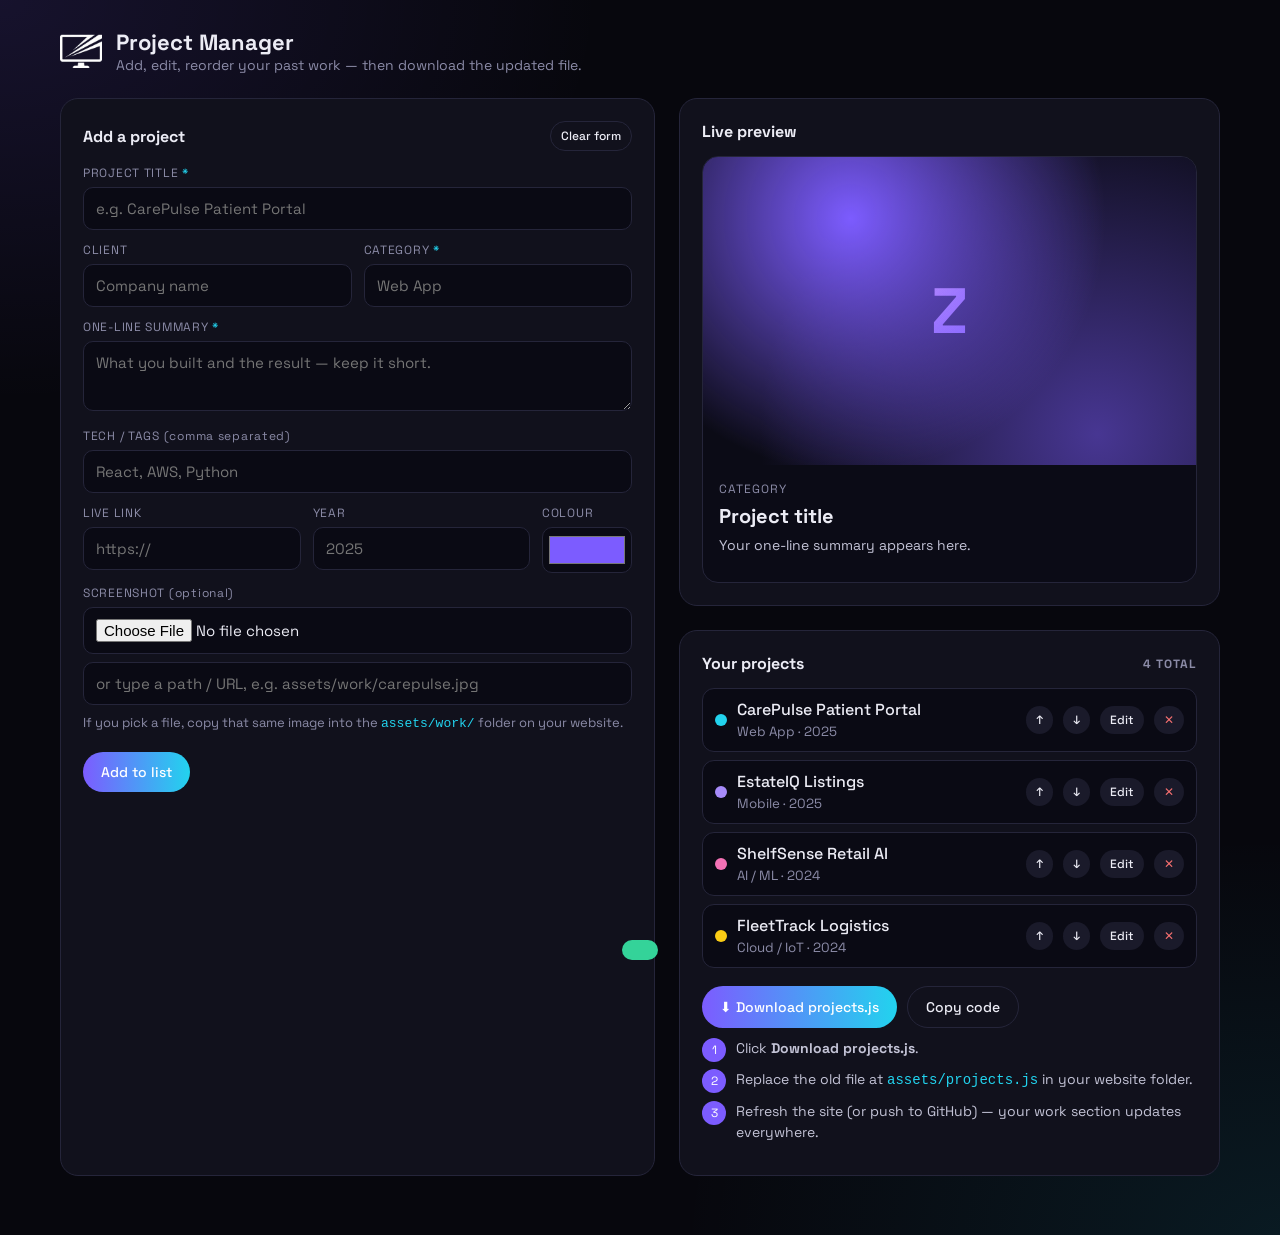
<file: add-project.html>
<!doctype html>
<html lang="en">
<head>
<meta charset="utf-8">
<meta name="viewport" content="width=device-width, initial-scale=1">
<title>Zigma · Project Manager</title>
<meta name="robots" content="noindex">
<link rel="stylesheet" href="assets/fonts.css">
<style>
  :root{--bg:#07070d;--panel:#11111c;--line:#25253a;--text:#ececf5;--mute:#8b8ba7;--acc:#7c5cff;--acc2:#22d3ee;--ok:#34d399;--bad:#f87171}
  *{box-sizing:border-box;margin:0;padding:0}
  body{font-family:"Space Grotesk",system-ui,sans-serif;background:var(--bg);color:var(--text);min-height:100vh;
    background-image:radial-gradient(600px 400px at 0% 0%,#7c5cff22,transparent),radial-gradient(600px 400px at 100% 100%,#22d3ee18,transparent)}
  header{padding:28px 20px 8px;max-width:1200px;margin:auto;display:flex;align-items:center;gap:14px}
  header img{height:34px}
  header h1{font-size:22px;font-weight:700}
  header p{color:var(--mute);font-size:14px}
  .wrap{max-width:1200px;margin:auto;padding:16px 20px 60px;display:grid;grid-template-columns:1.1fr 1fr;gap:24px}
  @media(max-width:900px){.wrap{grid-template-columns:1fr}}
  .panel{background:var(--panel);border:1px solid var(--line);border-radius:18px;padding:22px}
  .panel h2{font-size:16px;margin-bottom:14px;display:flex;justify-content:space-between;align-items:center}
  label{display:block;font-size:12px;color:var(--mute);margin:12px 0 6px;letter-spacing:.06em;text-transform:uppercase}
  label b{color:var(--acc2);font-weight:500}
  input,textarea,select{width:100%;background:#0a0a14;border:1px solid var(--line);border-radius:10px;padding:11px 12px;color:var(--text);font:inherit;font-size:15px;outline:none;transition:border .2s}
  input:focus,textarea:focus{border-color:var(--acc)}
  textarea{resize:vertical;min-height:70px}
  .row{display:grid;grid-template-columns:1fr 1fr;gap:12px}
  .row3{display:grid;grid-template-columns:1fr 1fr 90px;gap:12px}
  input[type=color]{padding:4px;height:46px;cursor:pointer}
  .btns{display:flex;flex-wrap:wrap;gap:10px;margin-top:18px}
  button{font:inherit;font-size:14px;font-weight:500;border:0;border-radius:999px;padding:11px 18px;cursor:pointer;transition:transform .15s,opacity .2s}
  button:hover{transform:translateY(-1px)}
  .primary{background:linear-gradient(90deg,var(--acc),var(--acc2));color:#fff}
  .ghost{background:transparent;border:1px solid var(--line);color:var(--text)}
  .small{padding:6px 10px;font-size:12px}
  .hint{font-size:13px;color:var(--mute);line-height:1.5;margin-top:8px}
  .hint code{color:var(--acc2)}
  .card{border-radius:16px;overflow:hidden;border:1px solid var(--line);background:#0b0b16}
  .cover{aspect-ratio:16/10;position:relative;display:grid;place-items:center;overflow:hidden}
  .cover img{width:100%;height:100%;object-fit:cover}
  .cover .ini{font-size:64px;font-weight:700;color:#fff;mix-blend-mode:overlay}
  .card .body{padding:16px}
  .meta{font-size:12px;color:var(--mute);text-transform:uppercase;letter-spacing:.08em}
  .card h3{font-size:20px;margin:6px 0}
  .card p{color:#c3c3d6;font-size:14px;line-height:1.5}
  .tags{display:flex;flex-wrap:wrap;gap:6px;margin-top:10px}
  .tags span{font-size:11px;border:1px solid var(--line);border-radius:999px;padding:3px 9px;color:var(--mute)}
  .list{display:flex;flex-direction:column;gap:8px;margin-top:6px}
  .item{display:flex;align-items:center;gap:10px;background:#0a0a14;border:1px solid var(--line);border-radius:12px;padding:10px 12px}
  .item .dot{width:12px;height:12px;border-radius:50%;flex:none}
  .item .t{flex:1;min-width:0}
  .item .t b{display:block;white-space:nowrap;overflow:hidden;text-overflow:ellipsis;font-weight:500}
  .item .t small{color:var(--mute)}
  .item button{background:#1a1a2a;color:var(--text)}
  .item button.del{color:var(--bad)}
  .steps{counter-reset:s;list-style:none;margin-top:10px}
  .steps li{counter-increment:s;position:relative;padding-left:34px;margin:10px 0;font-size:14px;line-height:1.5;color:#c3c3d6}
  .steps li::before{content:counter(s);position:absolute;left:0;top:0;width:24px;height:24px;border-radius:50%;background:var(--acc);color:#fff;display:grid;place-items:center;font-size:12px}
  .toast{position:fixed;bottom:20px;left:50%;transform:translateX(-50%) translateY(80px);background:var(--ok);color:#03130c;padding:10px 18px;border-radius:999px;font-weight:500;transition:transform .3s}
  .toast.on{transform:translateX(-50%) translateY(0)}
  pre{background:#0a0a14;border:1px solid var(--line);border-radius:12px;padding:14px;font-size:12px;color:#b9b9d6;max-height:220px;overflow:auto;white-space:pre-wrap;margin-top:10px}
</style>
</head>
<body>
<header>
  <img src="assets/logo-mark.png" alt="">
  <div><h1>Project Manager</h1><p>Add, edit, reorder your past work — then download the updated file.</p></div>
</header>

<div class="wrap">
  <section class="panel">
    <h2><span id="formTitle">Add a project</span> <button class="ghost small" id="resetBtn" type="button">Clear form</button></h2>
    <form id="f" autocomplete="off">
      <label>Project title <b>*</b></label>
      <input name="title" required placeholder="e.g. CarePulse Patient Portal">
      <div class="row">
        <div><label>Client</label><input name="client" placeholder="Company name"></div>
        <div><label>Category <b>*</b></label><input name="category" required list="cats" placeholder="Web App"></div>
      </div>
      <datalist id="cats"><option>Web App</option><option>Mobile</option><option>AI / ML</option><option>Cloud / IoT</option><option>UI/UX</option><option>Blockchain</option><option>DevOps</option><option>Consulting</option></datalist>
      <label>One-line summary <b>*</b></label>
      <textarea name="summary" required maxlength="140" placeholder="What you built and the result — keep it short."></textarea>
      <label>Tech / tags <span style="text-transform:none">(comma separated)</span></label>
      <input name="tags" placeholder="React, AWS, Python">
      <div class="row3">
        <div><label>Live link</label><input name="link" placeholder="https://"></div>
        <div><label>Year</label><input name="year" placeholder="2025"></div>
        <div><label>Colour</label><input name="color" type="color" value="#7c5cff"></div>
      </div>
      <label>Screenshot <span style="text-transform:none">(optional)</span></label>
      <input name="imgfile" type="file" accept="image/*">
      <input name="image" placeholder="or type a path / URL, e.g. assets/work/carepulse.jpg" style="margin-top:8px">
      <p class="hint">If you pick a file, copy that same image into the <code>assets/work/</code> folder on your website.</p>
      <div class="btns">
        <button class="primary" type="submit" id="saveBtn">Add to list</button>
      </div>
    </form>
  </section>

  <section style="display:flex;flex-direction:column;gap:24px">
    <div class="panel">
      <h2>Live preview</h2>
      <div class="card" id="preview"></div>
    </div>
    <div class="panel">
      <h2>Your projects <span class="meta" id="count"></span></h2>
      <div class="list" id="list"></div>
      <div class="btns">
        <button class="primary" id="dl" type="button">⬇ Download projects.js</button>
        <button class="ghost" id="copy" type="button">Copy code</button>
      </div>
      <ol class="steps">
        <li>Click <b>Download projects.js</b>.</li>
        <li>Replace the old file at <code style="color:var(--acc2)">assets/projects.js</code> in your website folder.</li>
        <li>Refresh the site (or push to GitHub) — your work section updates everywhere.</li>
      </ol>
    </div>
  </section>
</div>
<div class="toast" id="toast"></div>

<script src="assets/projects.js"></script>
<script>
(function(){
  let projects = (window.ZIGMA_PROJECTS || []).map(p => Object.assign({}, p));
  let editing = -1;
  const f = document.getElementById('f');
  const esc = s => String(s == null ? '' : s).replace(/[&<>"]/g, c => ({'&':'&amp;','<':'&lt;','>':'&gt;','"':'&quot;'}[c]));
  let objUrl = null;

  function read(){
    const d = Object.fromEntries(new FormData(f).entries());
    return {
      title: (d.title||'').trim(), client: (d.client||'').trim(), category: (d.category||'').trim(),
      year: (d.year||'').trim(), summary: (d.summary||'').trim(),
      tags: (d.tags||'').split(',').map(t=>t.trim()).filter(Boolean),
      image: (d.image||'').trim(), link: (d.link||'').trim(), color: d.color || '#7c5cff'
    };
  }
  function cardHTML(p, img){
    const ini = (p.title||'Z').split(/\s+/).map(w=>w[0]).join('').slice(0,2).toUpperCase();
    const c = p.color || '#7c5cff';
    const src = img || p.image;
    return `<div class="cover" style="background:radial-gradient(circle at 30% 20%, ${c}, transparent 60%), radial-gradient(circle at 80% 90%, ${c}88, #0b0b16 70%)">
      ${src ? `<img src="${esc(src)}" alt="" onerror="this.remove()">` : `<span class="ini">${esc(ini)}</span>`}</div>
      <div class="body"><div class="meta">${esc(p.category||'Category')}${p.year?' · '+esc(p.year):''}${p.client?' · '+esc(p.client):''}</div>
      <h3>${esc(p.title||'Project title')}</h3><p>${esc(p.summary||'Your one-line summary appears here.')}</p>
      <div class="tags">${(p.tags||[]).map(t=>`<span>${esc(t)}</span>`).join('')}</div></div>`;
  }
  function renderPreview(){ document.getElementById('preview').innerHTML = cardHTML(read(), objUrl); }
  function renderList(){
    document.getElementById('count').textContent = projects.length + ' total';
    document.getElementById('list').innerHTML = projects.map((p,i)=>`
      <div class="item"><span class="dot" style="background:${esc(p.color||'#7c5cff')}"></span>
      <div class="t"><b>${esc(p.title)}</b><small>${esc(p.category)}${p.year?' · '+esc(p.year):''}</small></div>
      <button class="small" data-a="up" data-i="${i}" title="Move up">↑</button>
      <button class="small" data-a="down" data-i="${i}" title="Move down">↓</button>
      <button class="small" data-a="edit" data-i="${i}">Edit</button>
      <button class="small del" data-a="del" data-i="${i}">✕</button></div>`).join('') || '<p class="hint">No projects yet.</p>';
  }
  function toast(msg){ const t=document.getElementById('toast'); t.textContent=msg; t.classList.add('on'); setTimeout(()=>t.classList.remove('on'),1800); }
  function clearForm(){ f.reset(); editing=-1; objUrl=null; document.getElementById('saveBtn').textContent='Add to list'; document.getElementById('formTitle').textContent='Add a project'; renderPreview(); }

  function fileText(){
    const head = document.querySelector('script[data-head]') ? '' :
`/* ============================================================
   ZIGMA — PAST WORK / PROJECT LIST
   Edit with add-project.html, or by hand: copy a { ... } block,
   change the text, save. Fields: title, client, category, year,
   summary, tags [..], image (path/URL or ""), link, color.
   ============================================================ */

`;
    const body = projects.map(p => '  ' + JSON.stringify({
      title:p.title, client:p.client||'', category:p.category, year:p.year||'', summary:p.summary,
      tags:p.tags||[], image:p.image||'', link:p.link||'', color:p.color||'#7c5cff'
    }, null, 2).replace(/\n/g,'\n  ')).join(',\n');
    return head + 'window.ZIGMA_PROJECTS = [\n' + body + '\n];\n';
  }

  f.addEventListener('input', renderPreview);
  f.imgfile.addEventListener('change', e => {
    const file = e.target.files[0]; if(!file) return;
    objUrl = URL.createObjectURL(file);
    f.image.value = 'assets/work/' + file.name;
    renderPreview();
  });
  f.addEventListener('submit', e => {
    e.preventDefault();
    const p = read();
    if(editing > -1){ projects[editing] = p; toast('Project updated'); }
    else { projects.unshift(p); toast('Added — now download projects.js'); }
    clearForm(); renderList();
  });
  document.getElementById('resetBtn').onclick = clearForm;
  document.getElementById('list').addEventListener('click', e => {
    const b = e.target.closest('button'); if(!b) return;
    const i = +b.dataset.i, a = b.dataset.a;
    if(a==='del'){ if(confirmDel(i)){ projects.splice(i,1); } }
    if(a==='up' && i>0){ [projects[i-1],projects[i]]=[projects[i],projects[i-1]]; }
    if(a==='down' && i<projects.length-1){ [projects[i+1],projects[i]]=[projects[i],projects[i+1]]; }
    if(a==='edit'){
      const p = projects[i]; editing = i; objUrl=null;
      ['title','client','category','year','summary','image','link'].forEach(k=>f[k].value=p[k]||'');
      f.tags.value=(p.tags||[]).join(', '); f.color.value=p.color||'#7c5cff';
      document.getElementById('saveBtn').textContent='Save changes';
      document.getElementById('formTitle').textContent='Editing: '+p.title;
      renderPreview(); f.scrollIntoView({behavior:'smooth'});
    }
    renderList();
  });
  // inline confirm without browser dialogs: second click within 2s deletes
  let pendingDel = -1, pendTimer;
  function confirmDel(i){
    if(pendingDel===i){ pendingDel=-1; return true; }
    pendingDel=i; clearTimeout(pendTimer); pendTimer=setTimeout(()=>pendingDel=-1,2000);
    toast('Click ✕ again to remove'); return false;
  }
  document.getElementById('dl').onclick = () => {
    const blob = new Blob([fileText()], {type:'text/javascript'});
    const a = document.createElement('a'); a.href = URL.createObjectURL(blob); a.download = 'projects.js'; a.click();
    toast('Downloaded projects.js');
  };
  document.getElementById('copy').onclick = async () => {
    try{ await navigator.clipboard.writeText(fileText()); toast('Copied to clipboard'); }
    catch(_){ const pre=document.createElement('pre'); pre.textContent=fileText(); document.getElementById('copy').after(pre); }
  };
  renderPreview(); renderList();
})();
</script>
</body>
</html>
</file>
<file: assets/fonts.css>
/* Self-hosted fonts — no external requests needed */
@font-face{font-family:"Space Grotesk";src:url(vendor/fonts/space-grotesk.woff2) format("woff2");font-weight:300 700;font-display:swap}
@font-face{font-family:"Instrument Serif";src:url(vendor/fonts/instrument-serif-italic.woff2) format("woff2");font-style:italic;font-weight:400;font-display:swap}
@font-face{font-family:"JetBrains Mono";src:url(vendor/fonts/jetbrains-mono.woff2) format("woff2");font-weight:100 800;font-display:swap}
</file>
<file: assets/zigma-ui.css>
/* ============================================================
   ZIGMA UI — shared interactive layer (planner, forms, modals,
   dock, FAQ). Each design sets the --ui-* colours in :root.
   ============================================================ */
:root{
  --ui-bg:#11111c; --ui-bg2:#191928; --ui-fg:#f2f2fa; --ui-mute:#9a9ab8; --ui-line:rgba(255,255,255,.12);
  --ui-acc:#7c5cff; --ui-acc2:#22d3ee; --ui-acc-fg:#fff; --ui-radius:22px; --ui-font:inherit; --ui-display:inherit;
  --ui-overlay:rgba(3,3,8,.72); --ui-shadow:0 30px 80px rgba(0,0,0,.45);
}
html.zr *,html.zr *::before,html.zr *::after{animation:none!important;transition:none!important;scroll-behavior:auto!important}

/* focus + skip link */
:focus-visible{outline:2px solid var(--ui-acc2);outline-offset:3px;border-radius:6px}
.zu-skip{position:fixed;left:12px;top:-60px;z-index:3000;background:var(--ui-acc);color:var(--ui-acc-fg);padding:10px 16px;border-radius:10px;font-family:var(--ui-font);transition:top .2s}
.zu-skip:focus{top:12px}

/* scroll progress */
.zu-progress{position:fixed;top:0;left:0;height:3px;width:100%;z-index:2500;transform-origin:left;transform:scaleX(0);background:linear-gradient(90deg,var(--ui-acc),var(--ui-acc2));pointer-events:none}

/* ---------- floating dock ---------- */
.zu-dock{position:fixed;right:18px;bottom:18px;z-index:900;display:flex;flex-direction:column;align-items:center;gap:10px;font-family:var(--ui-font)}
.zu-fab{position:relative;width:54px;height:54px;border-radius:50%;border:1px solid var(--ui-line);background:var(--ui-bg);color:var(--ui-fg);display:grid;place-items:center;cursor:pointer;box-shadow:0 10px 30px rgba(0,0,0,.25);transition:transform .25s,background .25s,opacity .3s}
.zu-fab:hover{transform:translateY(-3px) scale(1.05)}
.zu-fab svg{width:22px;height:22px}
.zu-fab .zu-tip{position:absolute;right:66px;top:50%;transform:translateY(-50%) translateX(8px);white-space:nowrap;background:var(--ui-bg);color:var(--ui-fg);border:1px solid var(--ui-line);padding:7px 12px;border-radius:10px;font-size:13px;opacity:0;pointer-events:none;transition:.25s}
.zu-fab:hover .zu-tip,.zu-fab:focus-visible .zu-tip{opacity:1;transform:translateY(-50%)}
.zu-dock{transition:opacity .3s,transform .3s}
.zu-dock.away{opacity:0;transform:translateY(20px);pointer-events:none}
.zu-wa{background:#25d366;color:#fff;border-color:#25d366}
.zu-plan{background:linear-gradient(135deg,var(--ui-acc),var(--ui-acc2));color:var(--ui-acc-fg);border:0}
.zu-top{opacity:0;pointer-events:none}
.zu-top.on{opacity:1;pointer-events:auto}
.zu-top svg.ring{position:absolute;inset:-1px;width:56px;height:56px;transform:rotate(-90deg)}
.zu-top svg.ring circle{fill:none;stroke:var(--ui-acc2);stroke-width:2.5;stroke-dasharray:163.4;stroke-dashoffset:163.4;stroke-linecap:round}
.zu-row{display:flex;gap:10px;align-items:center}
.zu-mini{width:42px;height:42px}
.zu-mini svg{width:18px;height:18px}
.zu-bubble{position:absolute;right:0;bottom:calc(100% + 12px);width:250px;background:var(--ui-bg);color:var(--ui-fg);border:1px solid var(--ui-line);border-radius:18px 18px 4px 18px;padding:14px 34px 14px 16px;font-size:14px;line-height:1.45;box-shadow:var(--ui-shadow);opacity:0;transform:translateY(10px) scale(.95);transform-origin:bottom right;pointer-events:none;transition:.35s cubic-bezier(.2,.9,.3,1.3)}
.zu-bubble.on{opacity:1;transform:none;pointer-events:auto}
.zu-bubble button{position:absolute;top:6px;right:8px;background:none;border:0;color:var(--ui-mute);font-size:16px;cursor:pointer}
.zu-bubble a{display:inline-block;margin-top:8px;color:#25d366;font-weight:600}
@media(max-width:600px){.zu-dock{right:12px;bottom:12px;gap:8px}.zu-fab{width:48px;height:48px}.zu-mini{width:40px;height:40px}.zu-fab .zu-tip{display:none}}

/* ---------- toast ---------- */
.zu-toast{position:fixed;left:50%;bottom:24px;z-index:3000;transform:translate(-50%,120px);background:var(--ui-fg);color:var(--ui-bg);padding:12px 20px;border-radius:999px;font-family:var(--ui-font);font-size:14px;font-weight:600;transition:transform .35s cubic-bezier(.2,.9,.3,1.2);box-shadow:var(--ui-shadow);max-width:calc(100% - 32px);text-align:center}
.zu-toast.on{transform:translate(-50%,0)}

/* ---------- modal shell ---------- */
.zu-modal{position:fixed;inset:0;z-index:2000;display:grid;place-items:center;padding:16px;font-family:var(--ui-font);visibility:hidden}
.zu-modal.open{visibility:visible}
.zu-back{position:absolute;inset:0;background:var(--ui-overlay);backdrop-filter:blur(8px);-webkit-backdrop-filter:blur(8px);opacity:0;transition:opacity .35s}
.zu-modal.open .zu-back{opacity:1}
.zu-box{position:relative;width:min(760px,100%);max-height:calc(100vh - 32px);max-height:calc(100dvh - 32px);overflow:auto;background:var(--ui-bg);color:var(--ui-fg);border:1px solid var(--ui-line);border-radius:var(--ui-radius);box-shadow:var(--ui-shadow);
  opacity:0;transform:translateY(30px) scale(.97);transition:opacity .35s,transform .45s cubic-bezier(.2,.9,.3,1.1)}
.zu-modal.open .zu-box{opacity:1;transform:none}
.zu-x{position:absolute;top:14px;right:14px;z-index:3;width:40px;height:40px;border-radius:50%;border:1px solid var(--ui-line);background:var(--ui-bg);color:var(--ui-fg);font-size:18px;cursor:pointer;transition:transform .3s}
.zu-x:hover{transform:rotate(90deg)}

/* ---------- buttons / inputs ---------- */
.zu-btn{display:inline-flex;align-items:center;justify-content:center;gap:8px;padding:13px 20px;border-radius:999px;border:1px solid var(--ui-line);background:transparent;color:var(--ui-fg);font:inherit;font-size:15px;font-weight:600;cursor:pointer;transition:transform .2s,background .2s,opacity .2s;text-decoration:none}
.zu-btn:hover{transform:translateY(-2px)}
.zu-btn.pri{background:linear-gradient(100deg,var(--ui-acc),var(--ui-acc2));color:var(--ui-acc-fg);border:0}
.zu-btn.wa{background:#25d366;color:#fff;border:0}
.zu-btn[disabled]{opacity:.4;pointer-events:none}
.zu-field{position:relative;margin-bottom:14px}
.zu-field input,.zu-field textarea,.zu-field select{width:100%;padding:22px 16px 8px;border-radius:14px;border:1px solid var(--ui-line);background:var(--ui-bg2);color:var(--ui-fg);font:inherit;font-size:16px;outline:none;transition:border-color .2s,box-shadow .2s;appearance:none;-webkit-appearance:none}
.zu-field textarea{min-height:110px;resize:vertical}
.zu-field label{position:absolute;left:16px;top:16px;color:var(--ui-mute);font-size:15px;pointer-events:none;transition:.2s}
.zu-field input:focus,.zu-field textarea:focus,.zu-field select:focus{border-color:var(--ui-acc);box-shadow:0 0 0 4px color-mix(in srgb,var(--ui-acc) 20%,transparent)}
.zu-field input:focus+label,.zu-field input:not(:placeholder-shown)+label,.zu-field textarea:focus+label,.zu-field textarea:not(:placeholder-shown)+label,.zu-field select+label{top:7px;font-size:11px;letter-spacing:.08em;text-transform:uppercase}
.zu-field.bad input,.zu-field.bad textarea{border-color:#f87171}
.zu-field .err{display:none;color:#f87171;font-size:12px;margin-top:6px}
.zu-field.bad .err{display:block}
.zu-field.ok::after{content:"✓";position:absolute;right:14px;top:16px;color:#34d399;font-weight:700}
.zu-field select{cursor:pointer;background-image:linear-gradient(45deg,transparent 50%,var(--ui-mute) 50%),linear-gradient(135deg,var(--ui-mute) 50%,transparent 50%);background-position:calc(100% - 22px) 26px,calc(100% - 16px) 26px;background-size:6px 6px;background-repeat:no-repeat}
.zu-grid2{display:grid;grid-template-columns:1fr 1fr;gap:0 12px}
@media(max-width:560px){.zu-grid2{grid-template-columns:1fr}}
.zu-count{position:absolute;right:12px;bottom:10px;font-size:11px;color:var(--ui-mute)}

/* ---------- planner ---------- */
.zu-plan-box{padding:34px 34px 28px}
@media(max-width:560px){.zu-plan-box{padding:26px 18px 20px}}
.zu-steps{display:flex;gap:6px;margin:0 50px 26px 0}
.zu-steps i{flex:1;height:4px;border-radius:4px;background:var(--ui-line);overflow:hidden;position:relative}
.zu-steps i::after{content:"";position:absolute;inset:0;background:linear-gradient(90deg,var(--ui-acc),var(--ui-acc2));transform:scaleX(0);transform-origin:left;transition:transform .5s cubic-bezier(.2,.8,.2,1)}
.zu-steps i.done::after{transform:none}
.zu-kicker{font-size:12px;letter-spacing:.18em;text-transform:uppercase;color:var(--ui-acc2);margin-bottom:8px}
.zu-h{font-family:var(--ui-display);font-size:clamp(24px,3.4vw,34px);line-height:1.1;letter-spacing:-.02em;margin-bottom:6px}
.zu-sub{color:var(--ui-mute);margin-bottom:22px;font-size:15px}
.zu-stage{position:relative;min-height:290px}
.zu-pane{display:none}
.zu-pane.on{display:block;animation:zuIn .45s cubic-bezier(.2,.8,.2,1)}
.zu-pane.on.back{animation-name:zuInB}
@keyframes zuIn{from{opacity:0;transform:translateX(40px)}to{opacity:1;transform:none}}
@keyframes zuInB{from{opacity:0;transform:translateX(-40px)}to{opacity:1;transform:none}}
.zu-opts{display:grid;grid-template-columns:repeat(auto-fill,minmax(150px,1fr));gap:10px}
.zu-opt{position:relative;display:flex;flex-direction:column;gap:8px;align-items:flex-start;padding:16px;border-radius:16px;border:1px solid var(--ui-line);background:var(--ui-bg2);color:var(--ui-fg);font:inherit;font-size:15px;font-weight:500;cursor:pointer;text-align:left;transition:border-color .2s,transform .2s,background .2s}
.zu-opt:hover{transform:translateY(-2px);border-color:var(--ui-mute)}
.zu-opt .e{font-size:24px;line-height:1}
.zu-opt small{color:var(--ui-mute);font-weight:400;font-size:12px}
.zu-opt[aria-pressed="true"]{border-color:var(--ui-acc);background:color-mix(in srgb,var(--ui-acc) 16%,var(--ui-bg2))}
.zu-opt[aria-pressed="true"]::after{content:"✓";position:absolute;top:10px;right:12px;width:22px;height:22px;border-radius:50%;background:var(--ui-acc);color:var(--ui-acc-fg);display:grid;place-items:center;font-size:12px;animation:zuPop .3s cubic-bezier(.2,.9,.3,1.6)}
@keyframes zuPop{from{transform:scale(0)}}
.zu-chips{display:flex;flex-wrap:wrap;gap:8px;margin-bottom:22px}
.zu-chips .zu-opt{flex-direction:row;padding:11px 16px;border-radius:999px}
.zu-chips .zu-opt[aria-pressed="true"]{padding-right:40px}
.zu-chips .zu-opt[aria-pressed="true"]::after{top:50%;margin-top:-11px}
.zu-label{font-size:13px;color:var(--ui-mute);margin:4px 0 10px;letter-spacing:.04em}
.zu-nav{display:flex;justify-content:space-between;align-items:center;gap:10px;margin-top:24px;padding-top:20px;border-top:1px solid var(--ui-line)}
.zu-nav .hint{font-size:12px;color:var(--ui-mute)}
@media(max-width:560px){.zu-nav .hint{display:none}}
.zu-summary{background:var(--ui-bg2);border:1px solid var(--ui-line);border-radius:16px;padding:18px 20px;margin-bottom:18px}
.zu-summary dl{display:grid;grid-template-columns:110px 1fr;gap:8px 14px;font-size:14px}
.zu-summary dt{color:var(--ui-mute)}
.zu-summary dd{word-break:break-word}
.zu-actions{display:flex;flex-wrap:wrap;gap:10px}
.zu-done{text-align:center;padding:20px 0}
.zu-done .big{font-size:60px;animation:zuPop .6s cubic-bezier(.2,.9,.3,1.6)}
.zu-confetti{position:absolute;inset:0;pointer-events:none;z-index:5}

/* ---------- project modal ---------- */
.zu-proj .cover{position:relative;aspect-ratio:16/9;overflow:hidden;border-radius:var(--ui-radius) var(--ui-radius) 0 0}
.zu-proj .cover img{width:100%;height:100%;object-fit:cover}
.zu-proj .cover .gen{position:absolute;inset:0;display:grid;place-items:center;font-family:var(--ui-display);font-size:clamp(70px,14vw,140px);font-weight:800;color:rgba(255,255,255,.9);letter-spacing:-.04em}
.zu-proj .body{padding:28px 30px 30px}
.zu-proj .meta{display:flex;flex-wrap:wrap;gap:8px;margin-bottom:14px}
.zu-proj .meta span{font-size:12px;padding:5px 11px;border-radius:999px;background:var(--ui-bg2);border:1px solid var(--ui-line);color:var(--ui-mute)}
.zu-proj h3{font-family:var(--ui-display);font-size:clamp(26px,4vw,40px);line-height:1.05;letter-spacing:-.02em;margin-bottom:12px}
.zu-proj p.sum{color:var(--ui-mute);font-size:17px;line-height:1.6;margin-bottom:18px}
.zu-proj .tags{display:flex;flex-wrap:wrap;gap:6px;margin-bottom:24px}
.zu-proj .tags span{font-size:13px;padding:6px 12px;border-radius:8px;background:color-mix(in srgb,var(--ui-acc) 18%,transparent);color:var(--ui-fg)}
.zu-pn{position:absolute;top:calc((min(760px,100vw - 32px)) * .28);z-index:3;width:44px;height:44px;border-radius:50%;border:1px solid var(--ui-line);background:var(--ui-bg);color:var(--ui-fg);cursor:pointer;font-size:18px;transition:transform .2s}
.zu-pn:hover{transform:scale(1.1)}
.zu-pn.prev{left:14px}.zu-pn.next{right:14px}
.zu-pcount{position:absolute;top:22px;left:20px;z-index:3;font-size:12px;padding:5px 10px;border-radius:999px;background:rgba(0,0,0,.45);color:#fff}
[data-pi]{cursor:pointer}

/* ---------- inline contact + faq ---------- */
.zu-contact{display:grid;grid-template-columns:1fr 1.25fr;gap:30px;text-align:left;font-family:var(--ui-font);color:var(--ui-fg)}
@media(max-width:860px){.zu-contact{grid-template-columns:1fr}}
.zu-cside{display:flex;flex-direction:column;gap:12px}
.zu-ccard{display:flex;align-items:center;gap:14px;padding:16px 18px;border-radius:18px;border:1px solid var(--ui-line);background:var(--ui-bg2);color:var(--ui-fg);text-decoration:none;transition:transform .2s,border-color .2s;cursor:pointer;font:inherit;text-align:left;width:100%}
.zu-ccard:hover{transform:translateX(4px);border-color:var(--ui-acc)}
.zu-ccard .ic{width:44px;height:44px;flex:none;border-radius:12px;display:grid;place-items:center;background:color-mix(in srgb,var(--ui-acc) 18%,transparent);font-size:20px}
.zu-ccard small{display:block;color:var(--ui-mute);font-size:12px;letter-spacing:.06em;text-transform:uppercase;margin-bottom:3px}
.zu-ccard b{font-weight:600;font-size:15px;word-break:break-word}
.zu-ccard .act{margin-left:auto;font-size:12px;color:var(--ui-mute);white-space:nowrap}
.zu-form{padding:26px;border-radius:var(--ui-radius);border:1px solid var(--ui-line);background:var(--ui-bg)}
.zu-form h3{font-family:var(--ui-display);font-size:24px;margin-bottom:4px}
.zu-form > p{color:var(--ui-mute);font-size:14px;margin-bottom:18px}
.zu-topics{display:flex;flex-wrap:wrap;gap:8px;margin-bottom:16px}
.zu-topics .zu-opt{padding:9px 14px;border-radius:999px;font-size:14px}
.zu-topics .zu-opt[aria-pressed="true"]::after{display:none}
.zu-send{display:flex;flex-wrap:wrap;gap:10px;margin-top:6px}
.zu-faq{font-family:var(--ui-font);color:var(--ui-fg);border-top:1px solid var(--ui-line)}
.zu-faq details{border-bottom:1px solid var(--ui-line)}
.zu-faq summary{list-style:none;display:flex;justify-content:space-between;align-items:center;gap:20px;padding:22px 4px;cursor:pointer;font-size:clamp(17px,2vw,21px);font-weight:500}
.zu-faq summary::-webkit-details-marker{display:none}
.zu-faq summary i{flex:none;width:34px;height:34px;border-radius:50%;border:1px solid var(--ui-line);position:relative;transition:transform .35s,background .3s}
.zu-faq summary i::before,.zu-faq summary i::after{content:"";position:absolute;left:50%;top:50%;width:12px;height:1.5px;background:currentColor;transform:translate(-50%,-50%)}
.zu-faq summary i::after{transform:translate(-50%,-50%) rotate(90deg);transition:transform .35s}
.zu-faq details[open] summary i{background:var(--ui-acc);color:var(--ui-acc-fg);border-color:var(--ui-acc);transform:rotate(180deg)}
.zu-faq details[open] summary i::after{transform:translate(-50%,-50%) rotate(0)}
.zu-faq .ans{overflow:hidden}
.zu-faq .ans p{padding:0 4px 22px;color:var(--ui-mute);line-height:1.65;max-width:70ch;font-size:16px}

/* active nav link (designs can restyle) */
a.is-active{opacity:1}
</file>
